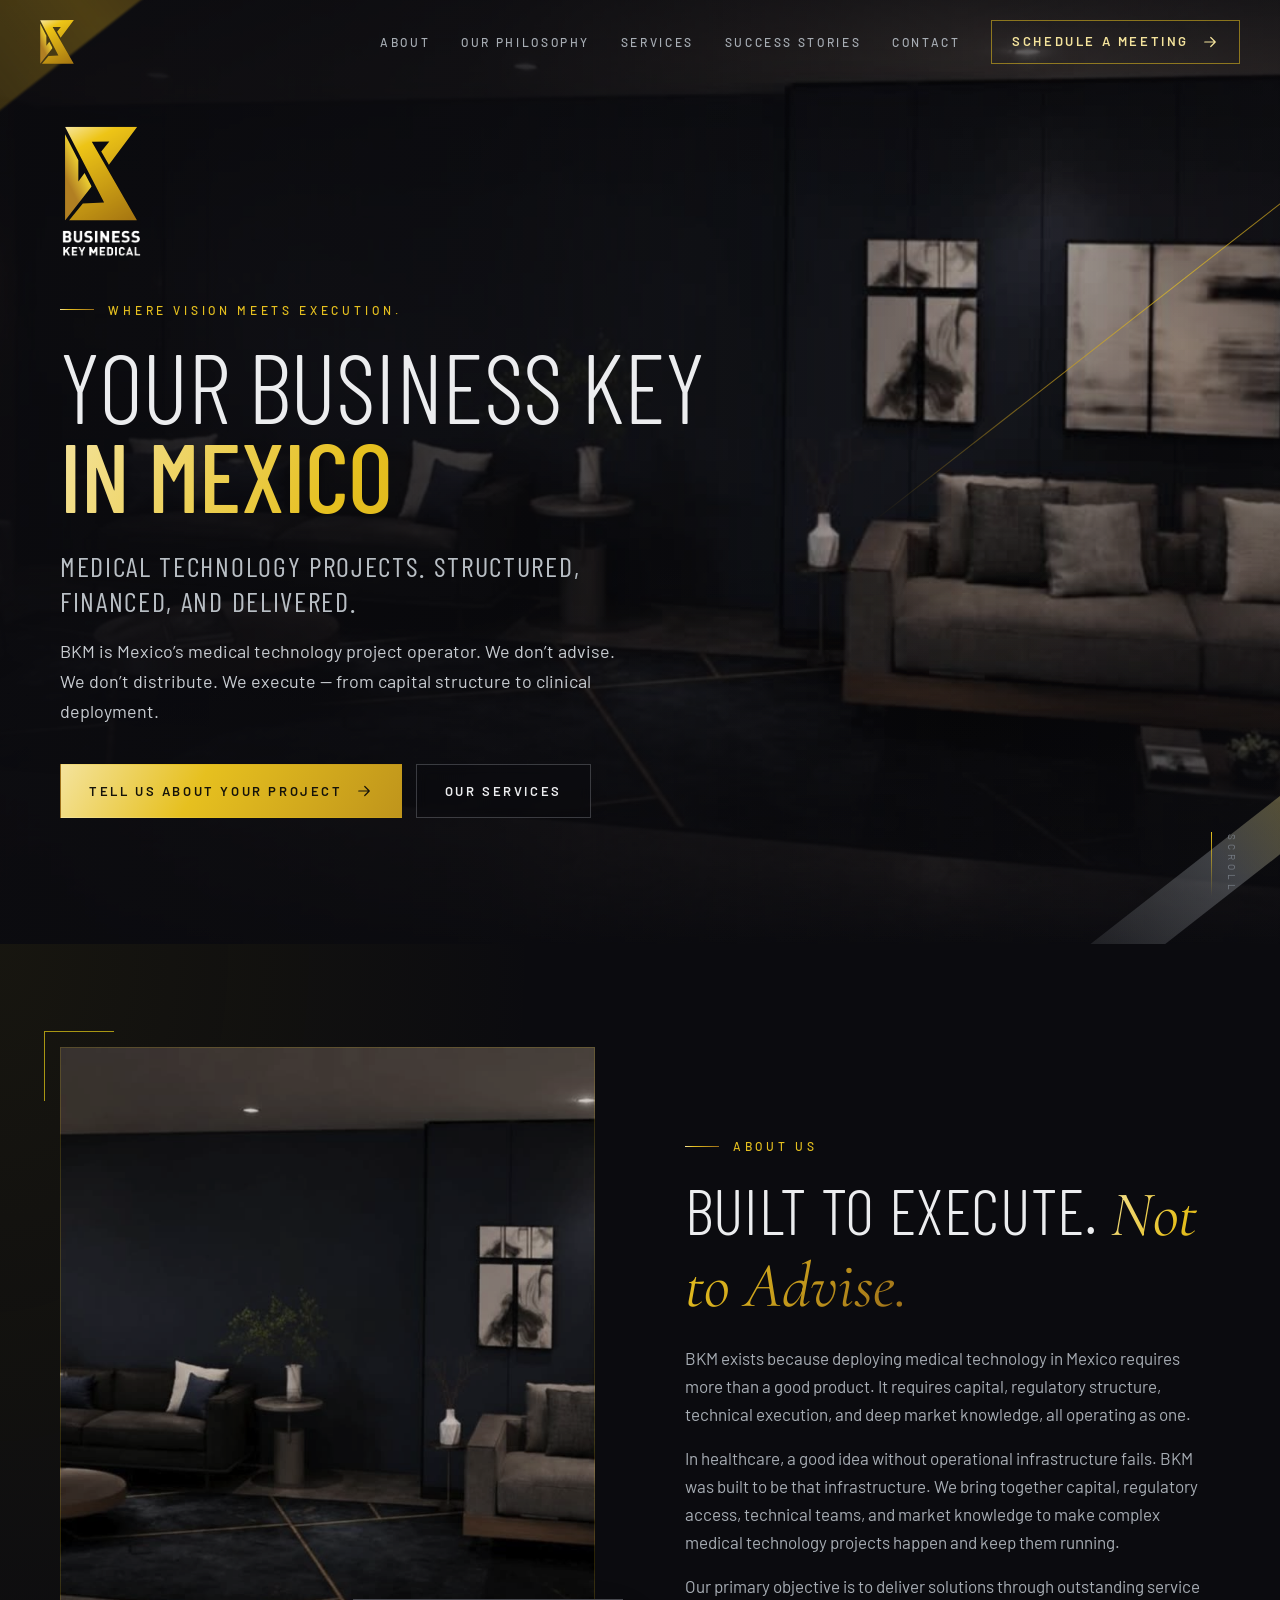
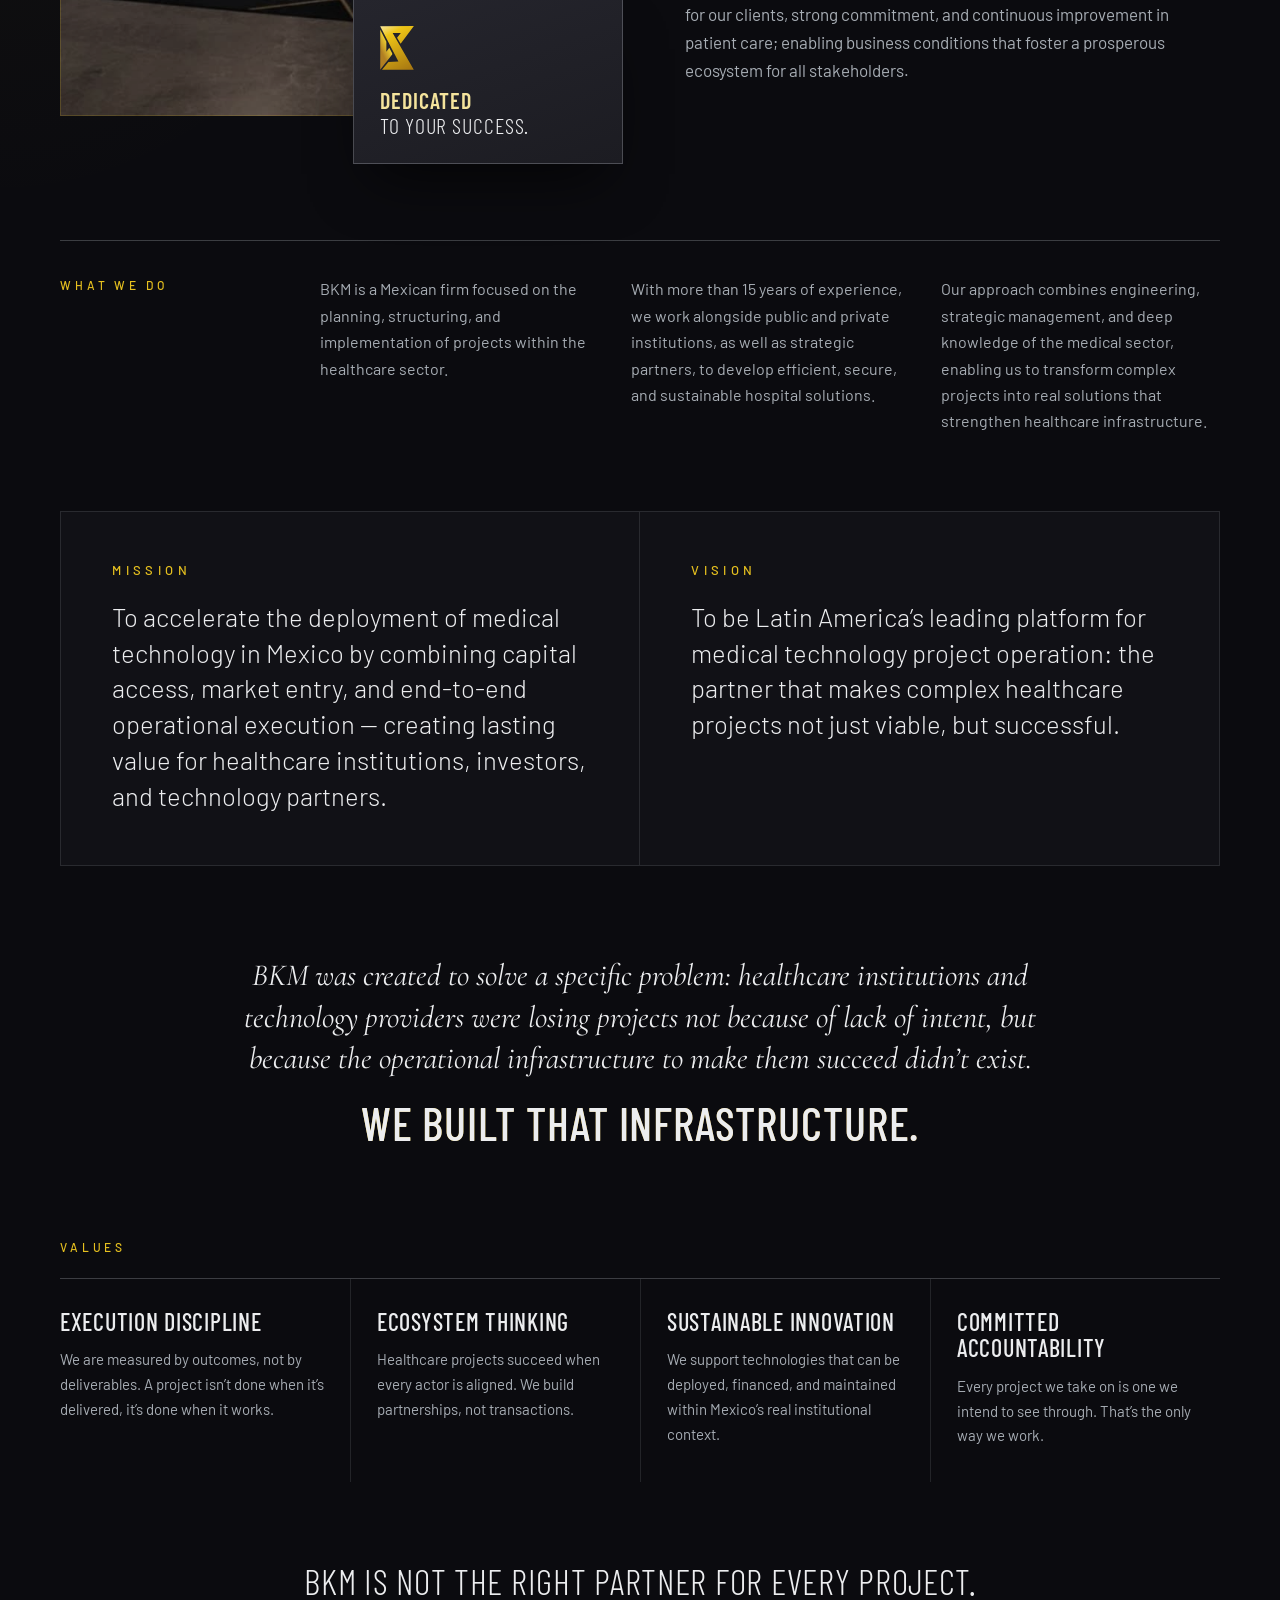
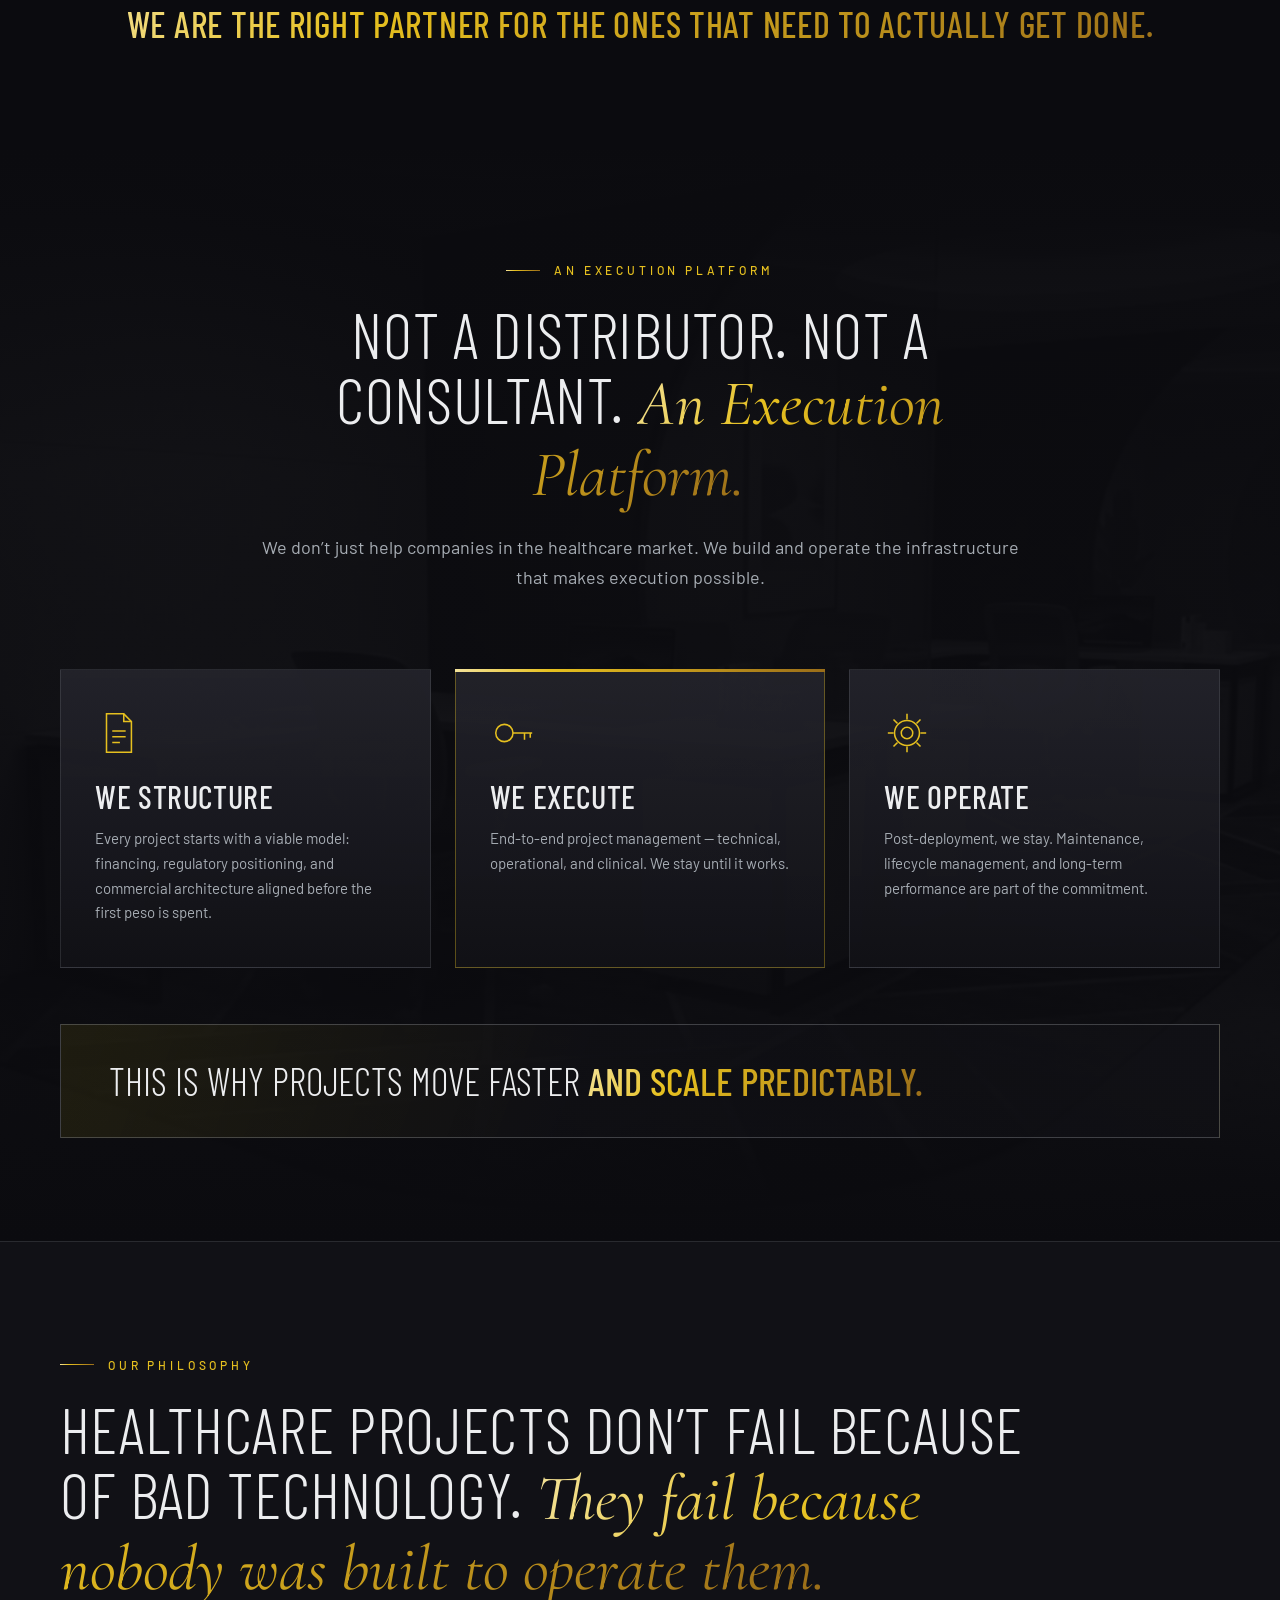
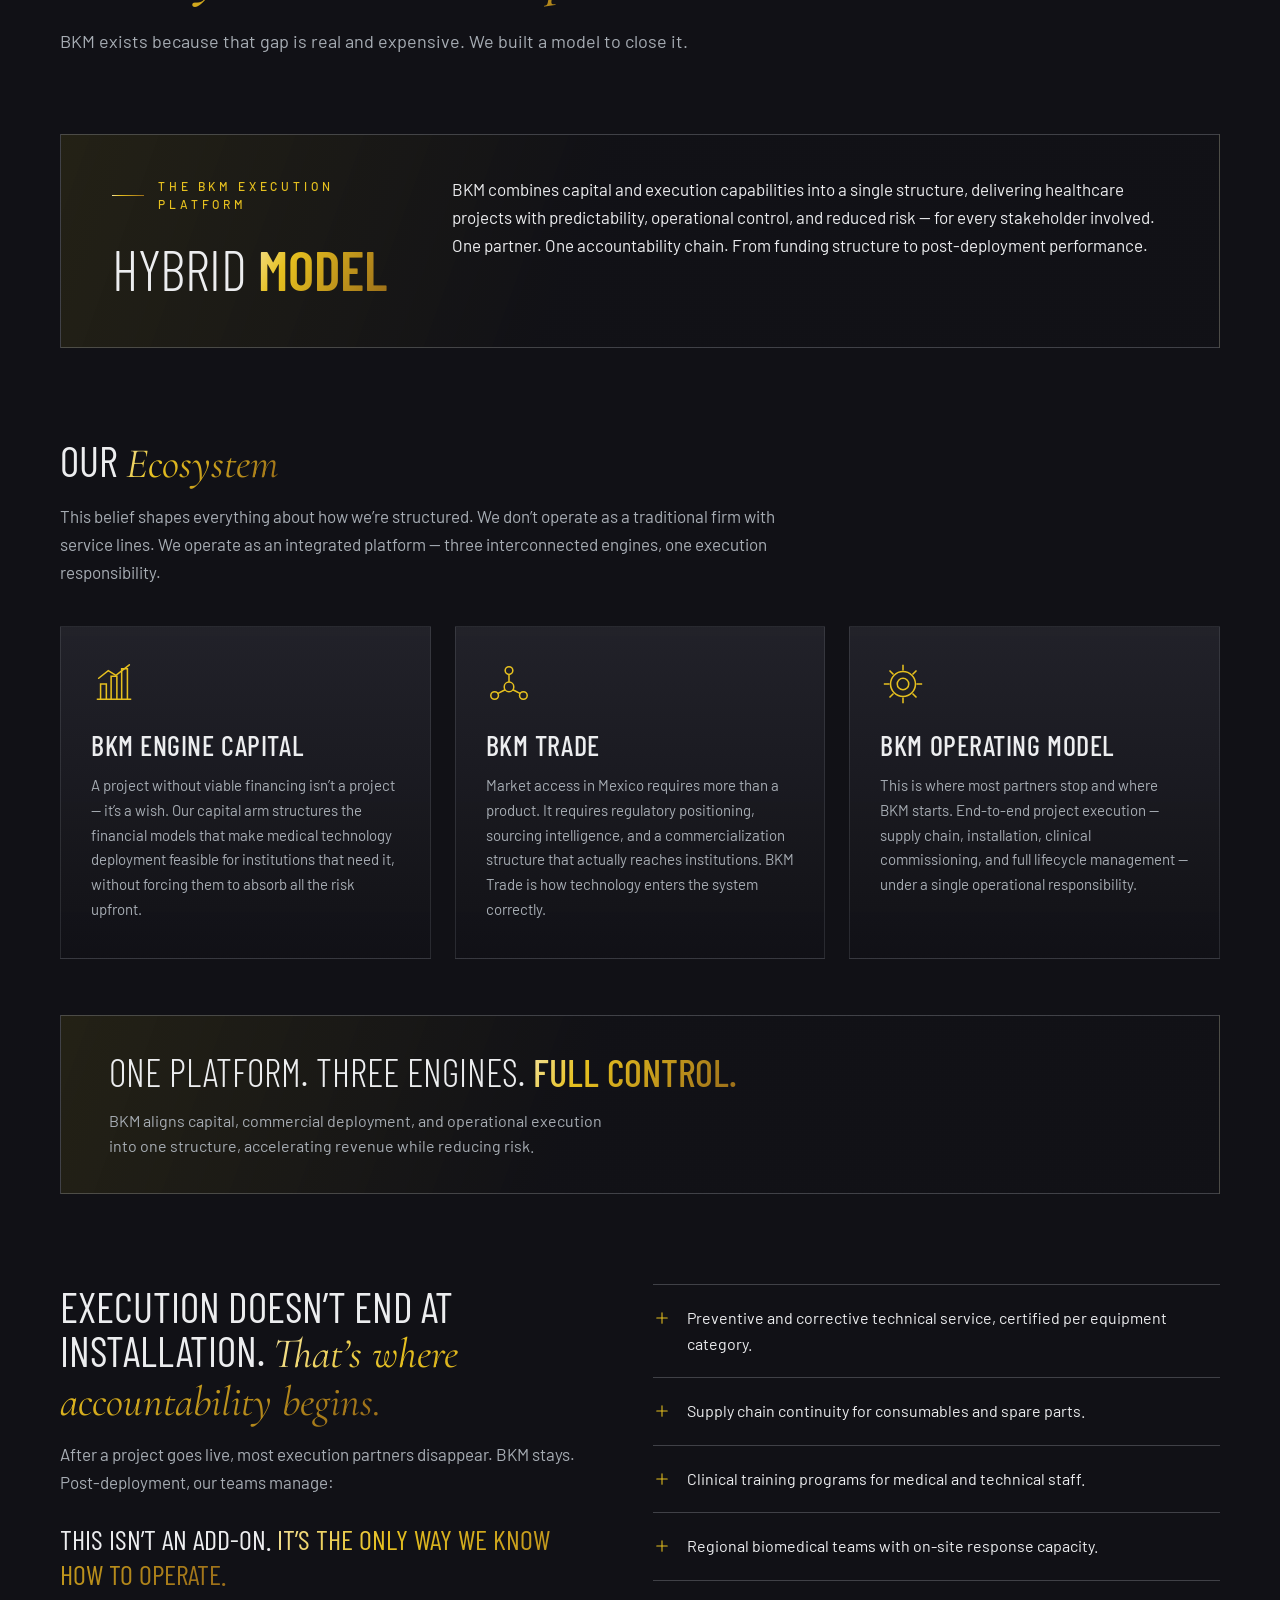
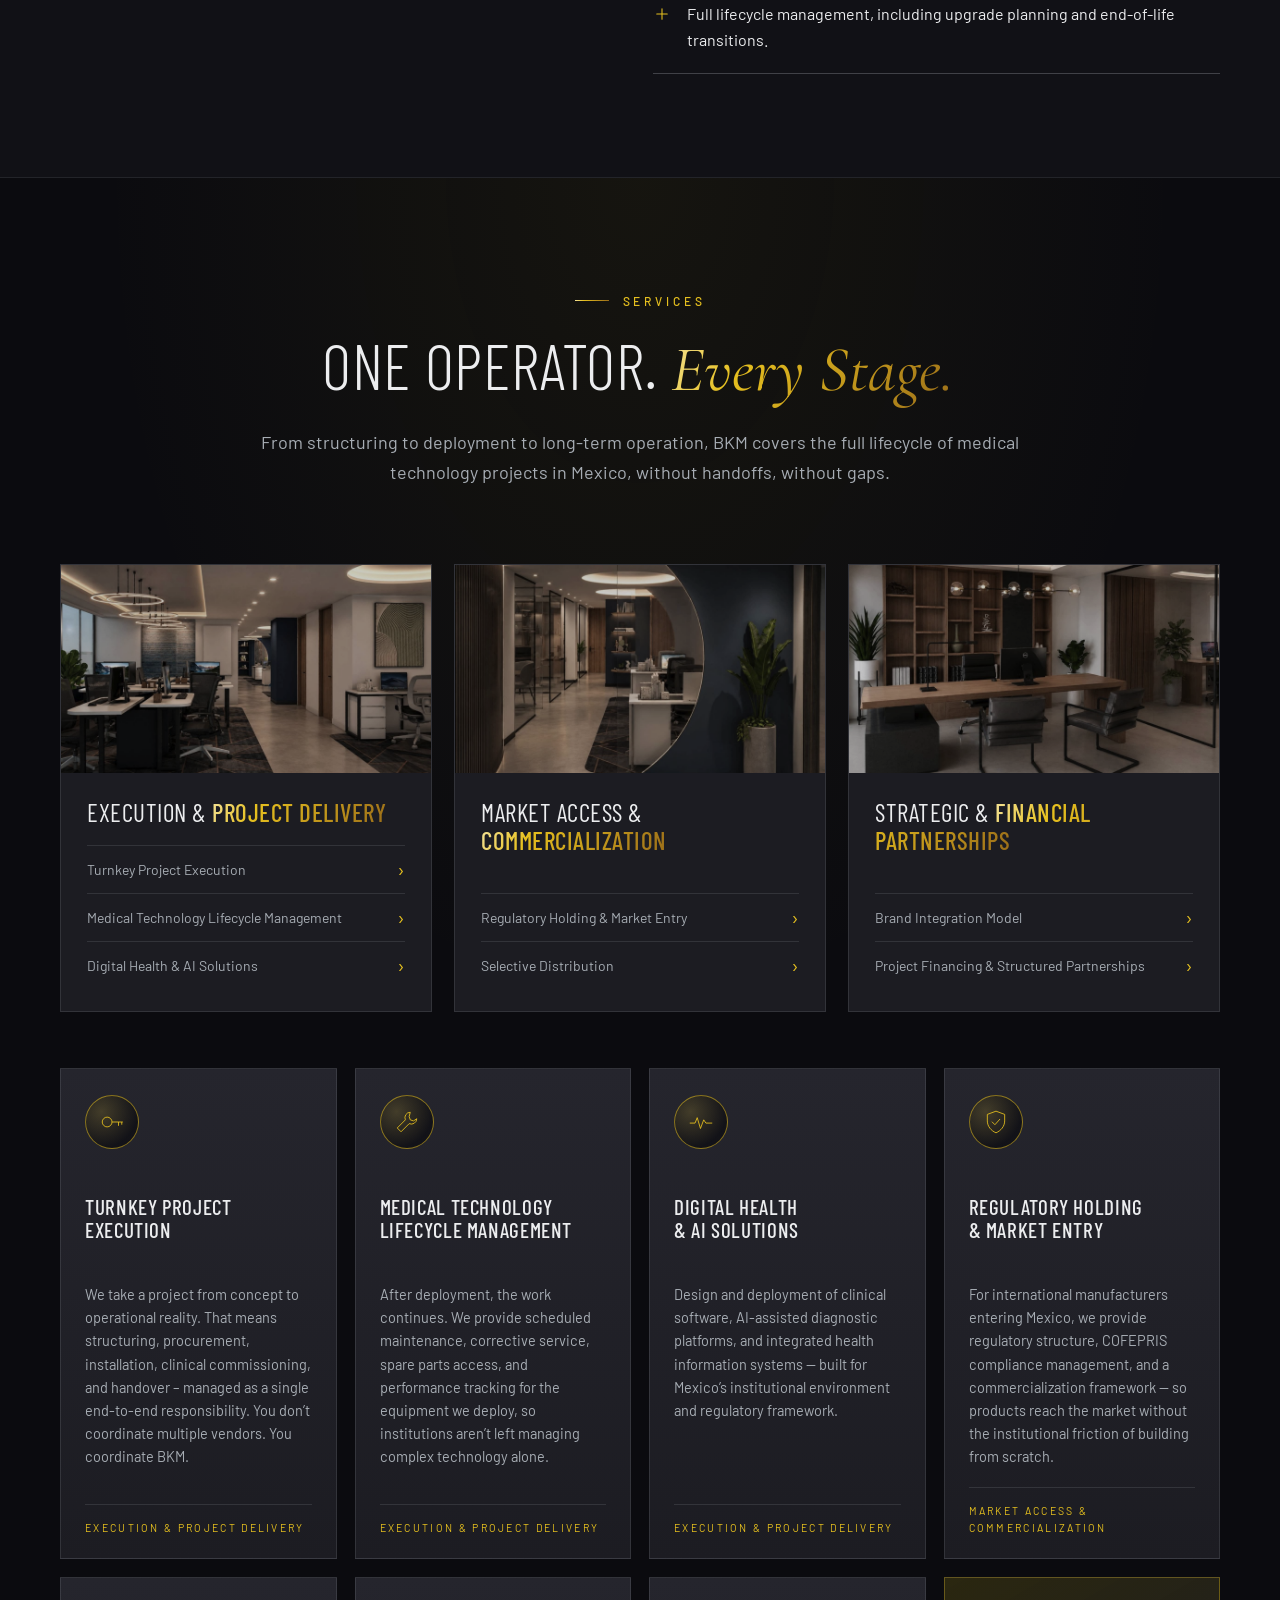
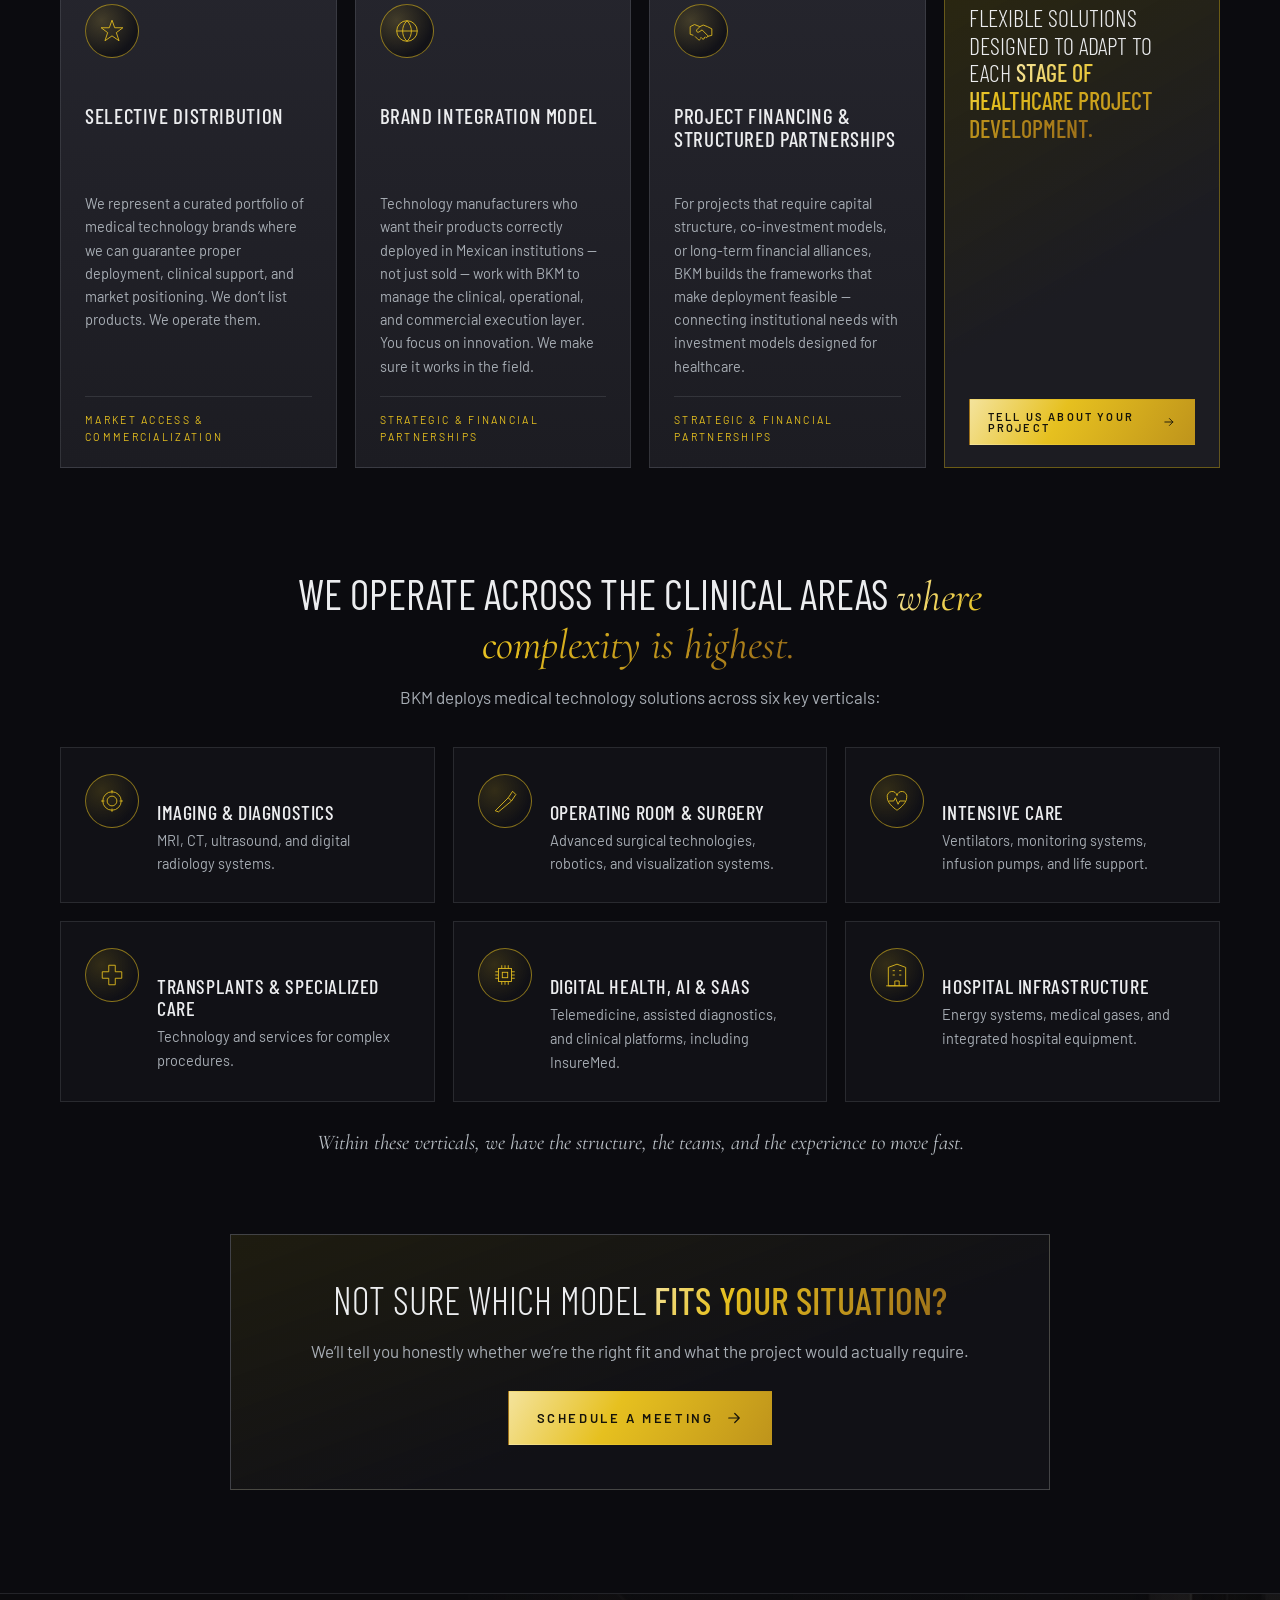
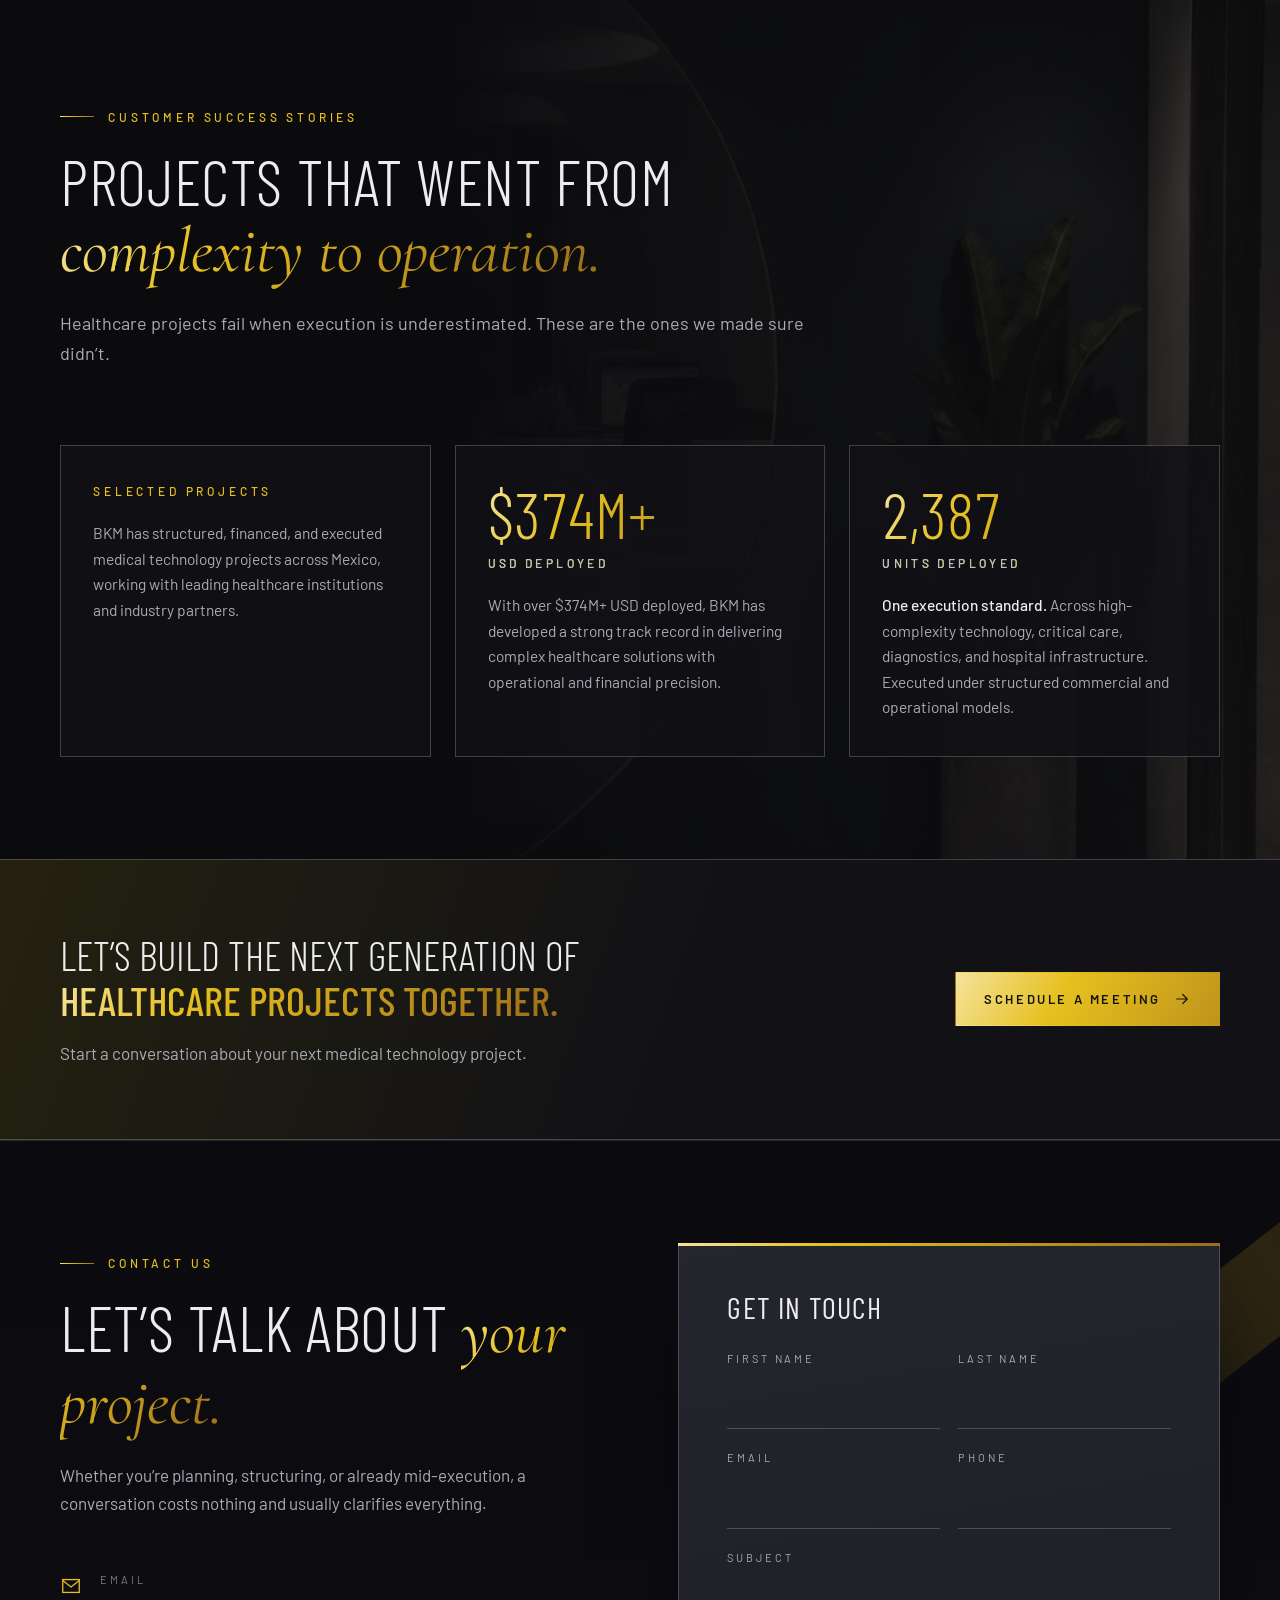
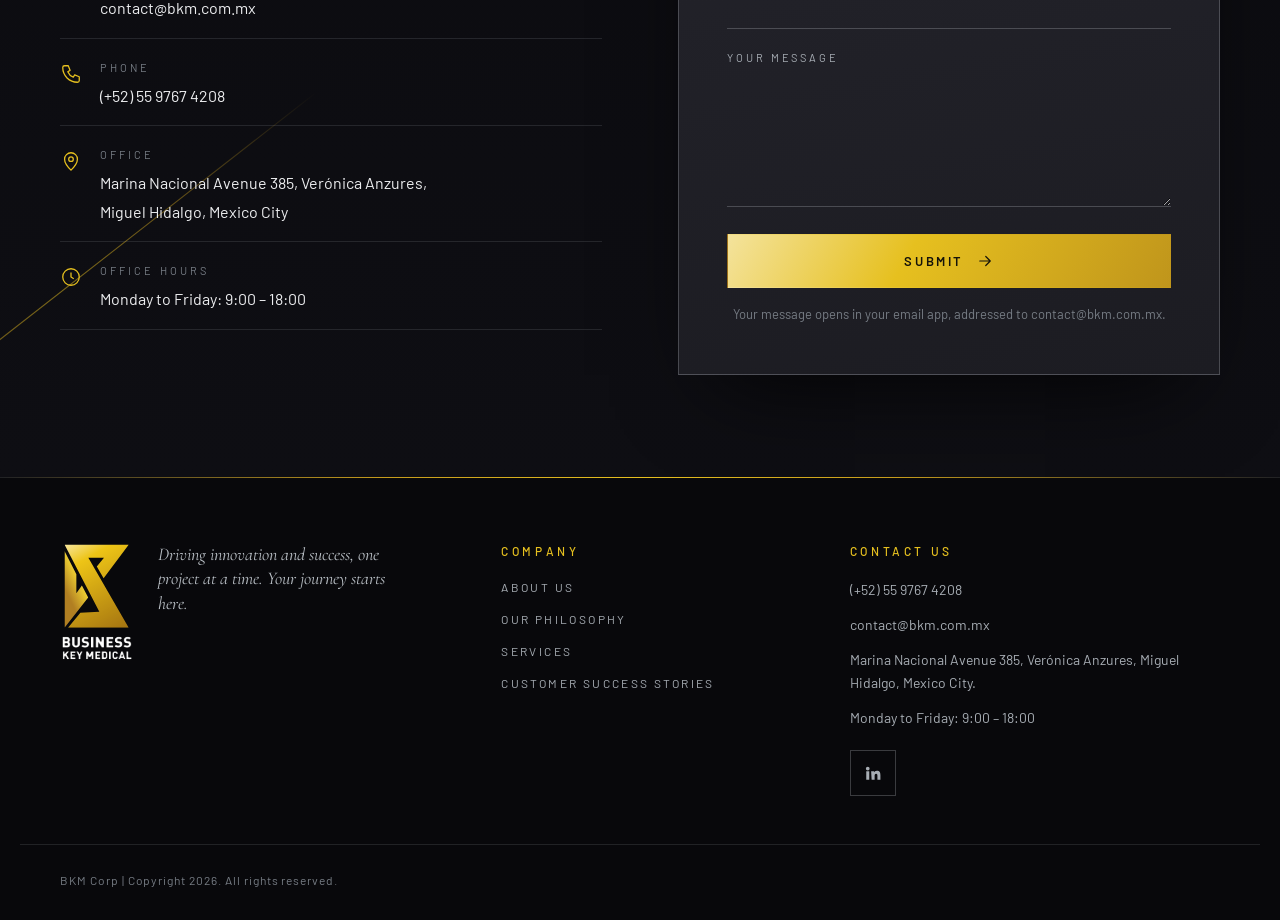
<file: index.html>
<!doctype html>
<html lang="en">
<head>
  <meta charset="utf-8">
  <meta name="viewport" content="width=device-width, initial-scale=1">
  <title>BKM · Business Key Medical</title>
  <meta name="description" content="BKM is Mexico's medical technology project operator. We don't advise. We don't distribute. We execute — from capital structure to clinical deployment.">
  <meta name="theme-color" content="#0B0B0F">
  <link rel="icon" type="image/svg+xml" href="assets/bkm-symbol.svg">
  <link rel="preconnect" href="https://fonts.googleapis.com">
  <link rel="preconnect" href="https://fonts.gstatic.com" crossorigin>
  <link href="https://fonts.googleapis.com/css2?family=Barlow:wght@300;400;500;600&family=Barlow+Condensed:wght@300;400;500;600;700&family=Cormorant+Garamond:ital,wght@0,400;1,400;1,500&display=swap" rel="stylesheet">
  <link rel="stylesheet" href="css/styles.css">
</head>
<body>

<!-- ============ SVG SPRITE ============ -->
<svg width="0" height="0" style="position:absolute" aria-hidden="true">
  <symbol id="i-arrow" viewBox="0 0 24 24"><path d="M5 12h14M13 6l6 6-6 6" fill="none" stroke="currentColor" stroke-width="1.6" stroke-linecap="round" stroke-linejoin="round"/></symbol>
  <symbol id="i-plus" viewBox="0 0 24 24"><path d="M12 5v14M5 12h14" stroke="currentColor" stroke-width="1.4" stroke-linecap="round"/></symbol>
  <!-- line icons, 48px grid -->
  <symbol id="i-network" viewBox="0 0 48 48"><g fill="none" stroke="currentColor" stroke-width="1.6"><circle cx="24" cy="10" r="4"/><circle cx="9" cy="36" r="4"/><circle cx="39" cy="36" r="4"/><circle cx="24" cy="27" r="5"/><path d="M24 14v8M20 30l-8 4M28 30l8 4"/></g></symbol>
  <symbol id="i-capital" viewBox="0 0 48 48"><g fill="none" stroke="currentColor" stroke-width="1.6"><path d="M6 40h36"/><path d="M10 40V24h6v16M21 40V16h6v24M32 40V8h6v32"/><path d="M8 18l10-8 8 5L40 4" stroke-linecap="round"/></g></symbol>
  <symbol id="i-gear" viewBox="0 0 48 48"><g fill="none" stroke="currentColor" stroke-width="1.6"><circle cx="24" cy="24" r="6"/><path d="M24 4v6M24 38v6M4 24h6M38 24h6M9.9 9.9l4.2 4.2M33.9 33.9l4.2 4.2M9.9 38.1l4.2-4.2M33.9 14.1l4.2-4.2"/><circle cx="24" cy="24" r="13"/></g></symbol>
  <symbol id="i-doc" viewBox="0 0 48 48"><g fill="none" stroke="currentColor" stroke-width="1.6"><path d="M12 4h18l8 8v32H12z"/><path d="M30 4v8h8M18 22h14M18 28h14M18 34h8"/></g></symbol>
  <symbol id="i-wrench" viewBox="0 0 48 48"><g fill="none" stroke="currentColor" stroke-width="1.6"><path d="M30 6a10 10 0 0 0-9 14L6 35l7 7 15-15a10 10 0 0 0 14-9l-6 4-6-2-2-6z" stroke-linejoin="round"/></g></symbol>
  <symbol id="i-star" viewBox="0 0 48 48"><path d="M24 4l5 14h15l-12 9 5 15-13-9-13 9 5-15L4 18h15z" fill="none" stroke="currentColor" stroke-width="1.6" stroke-linejoin="round"/></symbol>
  <symbol id="i-globe" viewBox="0 0 48 48"><g fill="none" stroke="currentColor" stroke-width="1.6"><circle cx="24" cy="24" r="19"/><path d="M5 24h38M24 5c6 6 8 12 8 19s-2 13-8 19c-6-6-8-12-8-19s2-13 8-19z"/></g></symbol>
  <symbol id="i-shield" viewBox="0 0 48 48"><g fill="none" stroke="currentColor" stroke-width="1.6"><path d="M24 4l16 6v12c0 10-7 18-16 22C15 40 8 32 8 22V10z"/><path d="M17 24l5 5 9-10" stroke-linecap="round" stroke-linejoin="round"/></g></symbol>
  <symbol id="i-handshake" viewBox="0 0 48 48"><g fill="none" stroke="currentColor" stroke-width="1.6" stroke-linejoin="round"><path d="M4 16l8-4 10 4 6-3 8 3 8 4"/><path d="M4 16v14l6 2M44 20v12l-8 2"/><path d="M22 16l-6 6a3 3 0 0 0 4 4l6-4 10 10a2.5 2.5 0 0 1-4 3M30 35a2.5 2.5 0 0 1-4 3l-3-3M23 38a2.5 2.5 0 0 1-4 2l-6-6"/></g></symbol>
  <symbol id="i-key" viewBox="0 0 48 48"><g fill="none" stroke="currentColor" stroke-width="1.6"><circle cx="15" cy="24" r="9"/><path d="M24 24h20M36 24v7M42 24v5"/></g></symbol>
  <symbol id="i-pulse" viewBox="0 0 48 48"><path d="M4 26h9l4-10 6 20 6-16 4 6h11" fill="none" stroke="currentColor" stroke-width="1.6" stroke-linejoin="round" stroke-linecap="round"/></symbol>
  <symbol id="i-mail" viewBox="0 0 24 24"><g fill="none" stroke="currentColor" stroke-width="1.4"><rect x="3" y="5" width="18" height="14"/><path d="M3 6l9 7 9-7"/></g></symbol>
  <symbol id="i-phone" viewBox="0 0 24 24"><path d="M5 3h4l2 5-2.5 1.5a11 11 0 0 0 6 6L16 13l5 2v4a2 2 0 0 1-2 2A16 16 0 0 1 3 5a2 2 0 0 1 2-2z" fill="none" stroke="currentColor" stroke-width="1.4" stroke-linejoin="round"/></symbol>
  <symbol id="i-pin" viewBox="0 0 24 24"><g fill="none" stroke="currentColor" stroke-width="1.4"><path d="M12 22s7-7 7-12a7 7 0 0 0-14 0c0 5 7 12 7 12z"/><circle cx="12" cy="10" r="2.5"/></g></symbol>
  <symbol id="i-clock" viewBox="0 0 24 24"><g fill="none" stroke="currentColor" stroke-width="1.4"><circle cx="12" cy="12" r="9"/><path d="M12 7v5l3 2"/></g></symbol>
  <symbol id="i-linkedin" viewBox="0 0 24 24"><path fill="currentColor" d="M4.98 3.5a2.5 2.5 0 1 1 0 5 2.5 2.5 0 0 1 0-5zM3 9.5h4V21H3zM9.5 9.5h3.8v1.6h.06c.53-1 1.83-2.06 3.77-2.06 4.03 0 4.77 2.65 4.77 6.1V21h-4v-5.2c0-1.24-.02-2.84-1.73-2.84-1.73 0-2 1.35-2 2.75V21h-4z"/></symbol>
  <symbol id="i-scan" viewBox="0 0 48 48"><g fill="none" stroke="currentColor" stroke-width="1.6"><circle cx="24" cy="24" r="17"/><circle cx="24" cy="24" r="9"/><path d="M24 4v6M24 38v6M4 24h6M38 24h6"/></g></symbol>
  <symbol id="i-scalpel" viewBox="0 0 48 48"><g fill="none" stroke="currentColor" stroke-width="1.6" stroke-linejoin="round"><path d="M6 42L30 18l6 6L12 44z"/><path d="M30 18l8-12 6 6-8 12"/></g></symbol>
  <symbol id="i-heart" viewBox="0 0 48 48"><g fill="none" stroke="currentColor" stroke-width="1.6" stroke-linejoin="round"><path d="M24 41S6 30 6 17a9 9 0 0 1 18-3 9 9 0 0 1 18 3c0 13-18 24-18 24z"/><path d="M10 24h8l3-6 5 12 3-6h9" stroke-linecap="round"/></g></symbol>
  <symbol id="i-cross" viewBox="0 0 48 48"><path d="M18 6h12v12h12v12H30v12H18V30H6V18h12z" fill="none" stroke="currentColor" stroke-width="1.6" stroke-linejoin="round"/></symbol>
  <symbol id="i-chip" viewBox="0 0 48 48"><g fill="none" stroke="currentColor" stroke-width="1.6"><rect x="12" y="12" width="24" height="24"/><rect x="19" y="19" width="10" height="10"/><path d="M18 6v6M24 6v6M30 6v6M18 36v6M24 36v6M30 36v6M6 18h6M6 24h6M6 30h6M36 18h6M36 24h6M36 30h6"/></g></symbol>
  <symbol id="i-building" viewBox="0 0 48 48"><g fill="none" stroke="currentColor" stroke-width="1.6"><path d="M8 44V10l16-6 16 6v34z"/><path d="M4 44h40M20 44v-9h8v9M16 16h4M28 16h4M16 24h4M28 24h4"/></g></symbol>
</svg>

<a class="skip" href="#main">Skip to content</a>

<!-- ============ HEADER ============ -->
<header class="header" id="header">
  <div class="header__inner">
    <a class="brand" href="#top" aria-label="BKM – Business Key Medical, home">
      <img class="brand__symbol" src="assets/bkm-symbol.svg" alt="" width="291" height="377">
    </a>
    <nav class="nav" id="nav" aria-label="Main">
      <a href="#about">About</a>
      <a href="#philosophy">Our Philosophy</a>
      <a href="#services">Services</a>
      <a href="#success-stories">Success Stories</a>
      <a href="#contact">Contact</a>
      <a class="btn btn--outline nav__cta" href="#contact">Schedule a meeting <svg aria-hidden="true"><use href="#i-arrow"/></svg></a>
    </nav>
    <button class="burger" id="burger" aria-label="Open menu" aria-expanded="false" aria-controls="nav"><span></span><span></span></button>
  </div>
</header>

<main id="main">

<!-- ============ HERO ============ -->
<section class="hero" id="top">
  <div class="hero__media" aria-hidden="true">
    <video class="hero__video" autoplay muted loop playsinline preload="metadata" poster="assets/hero-poster.jpg">
      <source src="assets/offices.mp4" type="video/mp4">
    </video>
  </div>
  <div class="hero__shade" aria-hidden="true"></div>
  <div class="hero__bands" aria-hidden="true"><i></i><i></i><i></i></div>

  <div class="container hero__content">
    <img class="hero__logo reveal" src="assets/bkm-logo.svg" alt="BKM – Business Key Medical" width="332" height="540">
    <p class="eyebrow reveal">Where vision meets execution.</p>
    <h1 class="hero__title reveal">
      <span class="line">Your Business Key</span>
      <span class="line gold-text">in Mexico</span>
    </h1>
    <p class="hero__sub reveal">Medical Technology Projects. Structured, Financed, and Delivered.</p>
    <p class="hero__lead reveal">BKM is Mexico’s medical technology project operator. We don’t advise. We don’t distribute. We execute — from capital structure to clinical deployment.</p>
    <div class="hero__ctas reveal">
      <a class="btn btn--gold" href="#contact">Tell us about your project <svg aria-hidden="true"><use href="#i-arrow"/></svg></a>
      <a class="btn btn--ghost" href="#services">Our services</a>
    </div>
  </div>

  <a class="hero__scroll" href="#about" aria-label="Scroll to About"><span>Scroll</span><i></i></a>
</section>

<!-- ============ ABOUT ============ -->
<section class="section about" id="about">
  <div class="container about__grid">
    <div class="about__media reveal">
      <figure class="frame">
        <img src="assets/office-lounge.jpg" alt="BKM offices in Mexico City" loading="lazy" width="1600" height="900">
      </figure>
      <div class="about__badge">
        <img src="assets/bkm-symbol.svg" alt="" width="291" height="377">
        <p><strong>Dedicated</strong> to your success.</p>
      </div>
      <span class="corner corner--tl" aria-hidden="true"></span>
    </div>

    <div class="about__copy">
      <p class="eyebrow reveal">About us</p>
      <h2 class="h2 reveal">Built to Execute. <em>Not to Advise.</em></h2>
      <p class="reveal">BKM exists because deploying medical technology in Mexico requires more than a good product. It requires capital, regulatory structure, technical execution, and deep market knowledge, all operating as one.</p>
      <p class="reveal">In healthcare, a good idea without operational infrastructure fails. BKM was built to be that infrastructure. We bring together capital, regulatory access, technical teams, and market knowledge to make complex medical technology projects happen and keep them running.</p>
      <p class="reveal">Our primary objective is to deliver solutions through outstanding service for our clients, strong commitment, and continuous improvement in patient care; enabling business conditions that foster a prosperous ecosystem for all stakeholders.</p>
    </div>
  </div>

  <div class="container whatwedo reveal">
    <p class="whatwedo__label">What we do</p>
    <div class="whatwedo__text">
      <p>BKM is a Mexican firm focused on the planning, structuring, and implementation of projects within the healthcare sector.</p>
      <p>With more than 15 years of experience, we work alongside public and private institutions, as well as strategic partners, to develop efficient, secure, and sustainable hospital solutions.</p>
      <p>Our approach combines engineering, strategic management, and deep knowledge of the medical sector, enabling us to transform complex projects into real solutions that strengthen healthcare infrastructure.</p>
    </div>
  </div>

  <div class="container mv">
    <article class="mv__card reveal">
      <span class="mv__label">Mission</span>
      <p>To accelerate the deployment of medical technology in Mexico by combining capital access, market entry, and end-to-end operational execution — creating lasting value for healthcare institutions, investors, and technology partners.</p>
    </article>
    <article class="mv__card reveal">
      <span class="mv__label">Vision</span>
      <p>To be Latin America’s leading platform for medical technology project operation: the partner that makes complex healthcare projects not just viable, but successful.</p>
    </article>
  </div>

  <div class="container">
    <blockquote class="manifesto reveal">
      <p>BKM was created to solve a specific problem: healthcare institutions and technology providers were losing projects not because of lack of intent, but because the operational infrastructure to make them succeed didn’t exist.</p>
      <p class="manifesto__close gold-text">We built that infrastructure.</p>
    </blockquote>

    <p class="values__label reveal">Values</p>
    <div class="values">
      <article class="value reveal"><h3>Execution discipline</h3><p>We are measured by outcomes, not by deliverables. A project isn’t done when it’s delivered, it’s done when it works.</p></article>
      <article class="value reveal"><h3>Ecosystem thinking</h3><p>Healthcare projects succeed when every actor is aligned. We build partnerships, not transactions.</p></article>
      <article class="value reveal"><h3>Sustainable innovation</h3><p>We support technologies that can be deployed, financed, and maintained within Mexico’s real institutional context.</p></article>
      <article class="value reveal"><h3>Committed accountability</h3><p>Every project we take on is one we intend to see through. That’s the only way we work.</p></article>
    </div>

    <p class="statement-line reveal">BKM is not the right partner for every project. <span class="gold-text">We are the right partner for the ones that need to actually get done.</span></p>
  </div>
</section>

<!-- ============ EXECUTION PLATFORM ============ -->
<section class="section platform" id="platform">
  <div class="platform__bg" aria-hidden="true"></div>
  <div class="container">
    <header class="section__head section__head--center reveal">
      <p class="eyebrow">An execution platform</p>
      <h2 class="h2">Not a Distributor. Not a Consultant. <em>An Execution Platform.</em></h2>
      <p class="section__lead">We don’t just help companies in the healthcare market. We build and operate the infrastructure that makes execution possible.</p>
    </header>

    <div class="engines">
      <article class="engine reveal">
        <div class="engine__top"><svg class="engine__icon" aria-hidden="true"><use href="#i-doc"/></svg></div>
        <h3 class="engine__name">We structure</h3>
        <p>Every project starts with a viable model: financing, regulatory positioning, and commercial architecture aligned before the first peso is spent.</p>
      </article>
      <article class="engine engine--featured reveal">
        <div class="engine__top"><svg class="engine__icon" aria-hidden="true"><use href="#i-key"/></svg></div>
        <h3 class="engine__name">We execute</h3>
        <p>End-to-end project management — technical, operational, and clinical. We stay until it works.</p>
      </article>
      <article class="engine reveal">
        <div class="engine__top"><svg class="engine__icon" aria-hidden="true"><use href="#i-gear"/></svg></div>
        <h3 class="engine__name">We operate</h3>
        <p>Post-deployment, we stay. Maintenance, lifecycle management, and long-term performance are part of the commitment.</p>
      </article>
    </div>

    <p class="band reveal">This is why projects move faster <span class="gold-text">and scale predictably.</span></p>
  </div>
</section>

<!-- ============ PHILOSOPHY ============ -->
<section class="section philosophy" id="philosophy">
  <div class="container">
    <header class="section__head reveal">
      <p class="eyebrow">Our philosophy</p>
      <h2 class="h2">Healthcare projects don’t fail because of bad technology. <em>They fail because nobody was built to operate them.</em></h2>
      <p class="section__lead">BKM exists because that gap is real and expensive. We built a model to close it.</p>
    </header>

    <div class="hybrid reveal">
      <div class="hybrid__copy">
        <p class="eyebrow">The BKM Execution Platform</p>
        <p class="hybrid__title">Hybrid <span class="gold-text">Model</span></p>
      </div>
      <p class="hybrid__text">BKM combines capital and execution capabilities into a single structure, delivering healthcare projects with predictability, operational control, and reduced risk — for every stakeholder involved. One partner. One accountability chain. From funding structure to post-deployment performance.</p>
    </div>

    <div class="ecosystem">
      <div class="ecosystem__intro reveal">
        <h3 class="h3">Our <em>Ecosystem</em></h3>
        <p>This belief shapes everything about how we’re structured. We don’t operate as a traditional firm with service lines. We operate as an integrated platform — three interconnected engines, one execution responsibility.</p>
      </div>
      <div class="engines engines--compact">
        <article class="engine reveal">
          <div class="engine__top"><svg class="engine__icon" aria-hidden="true"><use href="#i-capital"/></svg></div>
          <h3 class="engine__name">BKM Engine Capital</h3>
          <p>A project without viable financing isn’t a project — it’s a wish. Our capital arm structures the financial models that make medical technology deployment feasible for institutions that need it, without forcing them to absorb all the risk upfront.</p>
        </article>
        <article class="engine reveal">
          <div class="engine__top"><svg class="engine__icon" aria-hidden="true"><use href="#i-network"/></svg></div>
          <h3 class="engine__name">BKM Trade</h3>
          <p>Market access in Mexico requires more than a product. It requires regulatory positioning, sourcing intelligence, and a commercialization structure that actually reaches institutions. BKM Trade is how technology enters the system correctly.</p>
        </article>
        <article class="engine reveal">
          <div class="engine__top"><svg class="engine__icon" aria-hidden="true"><use href="#i-gear"/></svg></div>
          <h3 class="engine__name">BKM Operating Model</h3>
          <p>This is where most partners stop and where BKM starts. End-to-end project execution — supply chain, installation, clinical commissioning, and full lifecycle management — under a single operational responsibility.</p>
        </article>
      </div>
      <p class="band reveal">One Platform. Three Engines. <span class="gold-text">Full Control.</span><small>BKM aligns capital, commercial deployment, and operational execution into one structure, accelerating revenue while reducing risk.</small></p>
    </div>

    <div class="after">
      <div class="after__copy reveal">
        <h3 class="h3">Execution doesn’t end at installation. <em>That’s where accountability begins.</em></h3>
        <p>After a project goes live, most execution partners disappear. BKM stays. Post-deployment, our teams manage:</p>
        <p class="after__close">This isn’t an add-on. <span class="gold-text">It’s the only way we know how to operate.</span></p>
      </div>
      <ul class="after__list">
        <li class="reveal"><svg aria-hidden="true"><use href="#i-plus"/></svg>Preventive and corrective technical service, certified per equipment category.</li>
        <li class="reveal"><svg aria-hidden="true"><use href="#i-plus"/></svg>Supply chain continuity for consumables and spare parts.</li>
        <li class="reveal"><svg aria-hidden="true"><use href="#i-plus"/></svg>Clinical training programs for medical and technical staff.</li>
        <li class="reveal"><svg aria-hidden="true"><use href="#i-plus"/></svg>Regional biomedical teams with on-site response capacity.</li>
        <li class="reveal"><svg aria-hidden="true"><use href="#i-plus"/></svg>Full lifecycle management, including upgrade planning and end-of-life transitions.</li>
      </ul>
    </div>
  </div>
</section>

<!-- ============ SERVICES ============ -->
<section class="section services" id="services">
  <div class="container">
    <header class="section__head section__head--center reveal">
      <p class="eyebrow">Services</p>
      <h2 class="h2">One Operator. <em>Every Stage.</em></h2>
      <p class="section__lead">From structuring to deployment to long-term operation, BKM covers the full lifecycle of medical technology projects in Mexico, without handoffs, without gaps.</p>
    </header>

    <!-- service lines -->
    <div class="lines">
      <article class="line-card reveal">
        <figure class="line-card__img"><img src="assets/office-workspace.jpg" alt="" loading="lazy" width="1600" height="900"></figure>
        <div class="line-card__body">
          <h3>Execution &amp; <span class="gold-text">Project Delivery</span></h3>
          <ul>
            <li><a href="#svc-turnkey">Turnkey Project Execution</a></li>
            <li><a href="#svc-lifecycle">Medical Technology Lifecycle Management</a></li>
            <li><a href="#svc-digital">Digital Health &amp; AI Solutions</a></li>
          </ul>
        </div>
      </article>
      <article class="line-card reveal">
        <figure class="line-card__img"><img src="assets/office-corridor.jpg" alt="" loading="lazy" width="1600" height="900"></figure>
        <div class="line-card__body">
          <h3>Market Access &amp; <span class="gold-text">Commercialization</span></h3>
          <ul>
            <li><a href="#svc-regulatory">Regulatory Holding &amp; Market Entry</a></li>
            <li><a href="#svc-distribution">Selective Distribution</a></li>
          </ul>
        </div>
      </article>
      <article class="line-card reveal">
        <figure class="line-card__img"><img src="assets/office-executive.jpg" alt="" loading="lazy" width="1600" height="900"></figure>
        <div class="line-card__body">
          <h3>Strategic &amp; <span class="gold-text">Financial Partnerships</span></h3>
          <ul>
            <li><a href="#svc-brand">Brand Integration Model</a></li>
            <li><a href="#svc-financing">Project Financing &amp; Structured Partnerships</a></li>
          </ul>
        </div>
      </article>
    </div>

    <!-- service detail -->
    <div class="svc-grid">
      <article class="svc-card reveal" id="svc-turnkey">
        <div class="svc-card__head"><span class="icon-ring"><svg aria-hidden="true"><use href="#i-key"/></svg></span><h4>Turnkey Project Execution</h4></div>
        <p>We take a project from concept to operational reality. That means structuring, procurement, installation, clinical commissioning, and handover – managed as a single end-to-end responsibility. You don’t coordinate multiple vendors. You coordinate BKM.</p>
        <span class="svc-card__tag">Execution &amp; Project Delivery</span>
      </article>
      <article class="svc-card reveal" id="svc-lifecycle">
        <div class="svc-card__head"><span class="icon-ring"><svg aria-hidden="true"><use href="#i-wrench"/></svg></span><h4>Medical Technology Lifecycle Management</h4></div>
        <p>After deployment, the work continues. We provide scheduled maintenance, corrective service, spare parts access, and performance tracking for the equipment we deploy, so institutions aren’t left managing complex technology alone.</p>
        <span class="svc-card__tag">Execution &amp; Project Delivery</span>
      </article>
      <article class="svc-card reveal" id="svc-digital">
        <div class="svc-card__head"><span class="icon-ring"><svg aria-hidden="true"><use href="#i-pulse"/></svg></span><h4>Digital Health &amp; AI Solutions</h4></div>
        <p>Design and deployment of clinical software, AI-assisted diagnostic platforms, and integrated health information systems — built for Mexico’s institutional environment and regulatory framework.</p>
        <span class="svc-card__tag">Execution &amp; Project Delivery</span>
      </article>
      <article class="svc-card reveal" id="svc-regulatory">
        <div class="svc-card__head"><span class="icon-ring"><svg aria-hidden="true"><use href="#i-shield"/></svg></span><h4>Regulatory Holding &amp; Market Entry</h4></div>
        <p>For international manufacturers entering Mexico, we provide regulatory structure, COFEPRIS compliance management, and a commercialization framework — so products reach the market without the institutional friction of building from scratch.</p>
        <span class="svc-card__tag">Market Access &amp; Commercialization</span>
      </article>
      <article class="svc-card reveal" id="svc-distribution">
        <div class="svc-card__head"><span class="icon-ring"><svg aria-hidden="true"><use href="#i-star"/></svg></span><h4>Selective Distribution</h4></div>
        <p>We represent a curated portfolio of medical technology brands where we can guarantee proper deployment, clinical support, and market positioning. We don’t list products. We operate them.</p>
        <span class="svc-card__tag">Market Access &amp; Commercialization</span>
      </article>
      <article class="svc-card reveal" id="svc-brand">
        <div class="svc-card__head"><span class="icon-ring"><svg aria-hidden="true"><use href="#i-globe"/></svg></span><h4>Brand Integration Model</h4></div>
        <p>Technology manufacturers who want their products correctly deployed in Mexican institutions — not just sold — work with BKM to manage the clinical, operational, and commercial execution layer. You focus on innovation. We make sure it works in the field.</p>
        <span class="svc-card__tag">Strategic &amp; Financial Partnerships</span>
      </article>
      <article class="svc-card reveal" id="svc-financing">
        <div class="svc-card__head"><span class="icon-ring"><svg aria-hidden="true"><use href="#i-handshake"/></svg></span><h4>Project Financing &amp; Structured Partnerships</h4></div>
        <p>For projects that require capital structure, co-investment models, or long-term financial alliances, BKM builds the frameworks that make deployment feasible — connecting institutional needs with investment models designed for healthcare.</p>
        <span class="svc-card__tag">Strategic &amp; Financial Partnerships</span>
      </article>
      <article class="svc-card svc-card--note reveal">
        <p class="svc-card__note">Flexible solutions designed to adapt to each <span class="gold-text">stage of healthcare project development.</span></p>
        <a class="btn btn--gold" href="#contact">Tell us about your project <svg aria-hidden="true"><use href="#i-arrow"/></svg></a>
      </article>
    </div>

    <!-- clinical verticals -->
    <div class="verticals">
      <header class="verticals__head reveal">
        <h3 class="h3">We operate across the clinical areas <em>where complexity is highest.</em></h3>
        <p>BKM deploys medical technology solutions across six key verticals:</p>
      </header>
      <ul class="verticals__grid">
        <li class="vertical reveal"><span class="icon-ring"><svg aria-hidden="true"><use href="#i-scan"/></svg></span><div><h4>Imaging &amp; Diagnostics</h4><p>MRI, CT, ultrasound, and digital radiology systems.</p></div></li>
        <li class="vertical reveal"><span class="icon-ring"><svg aria-hidden="true"><use href="#i-scalpel"/></svg></span><div><h4>Operating Room &amp; Surgery</h4><p>Advanced surgical technologies, robotics, and visualization systems.</p></div></li>
        <li class="vertical reveal"><span class="icon-ring"><svg aria-hidden="true"><use href="#i-heart"/></svg></span><div><h4>Intensive Care</h4><p>Ventilators, monitoring systems, infusion pumps, and life support.</p></div></li>
        <li class="vertical reveal"><span class="icon-ring"><svg aria-hidden="true"><use href="#i-cross"/></svg></span><div><h4>Transplants &amp; Specialized Care</h4><p>Technology and services for complex procedures.</p></div></li>
        <li class="vertical reveal"><span class="icon-ring"><svg aria-hidden="true"><use href="#i-chip"/></svg></span><div><h4>Digital Health, AI &amp; SaaS</h4><p>Telemedicine, assisted diagnostics, and clinical platforms, including InsureMed.</p></div></li>
        <li class="vertical reveal"><span class="icon-ring"><svg aria-hidden="true"><use href="#i-building"/></svg></span><div><h4>Hospital Infrastructure</h4><p>Energy systems, medical gases, and integrated hospital equipment.</p></div></li>
      </ul>
      <p class="verticals__foot reveal">Within these verticals, we have the structure, the teams, and the experience to move fast.</p>
    </div>

    <div class="fit reveal">
      <p class="fit__title">Not sure which model <span class="gold-text">fits your situation?</span></p>
      <p>We’ll tell you honestly whether we’re the right fit and what the project would actually require.</p>
      <a class="btn btn--gold" href="#contact">Schedule a meeting <svg aria-hidden="true"><use href="#i-arrow"/></svg></a>
    </div>
  </div>
</section>

<!-- ============ SUCCESS STORIES ============ -->
<section class="section stories" id="success-stories">
  <div class="stories__bg" aria-hidden="true"></div>
  <div class="container">
    <header class="section__head reveal">
      <p class="eyebrow">Customer success stories</p>
      <h2 class="h2">Projects that went from <em>complexity to operation.</em></h2>
      <p class="section__lead">Healthcare projects fail when execution is underestimated. These are the ones we made sure didn’t.</p>
    </header>

    <div class="stories__grid">
      <article class="story reveal">
        <p class="story__label">Selected projects</p>
        <p>BKM has structured, financed, and executed medical technology projects across Mexico, working with leading healthcare institutions and industry partners.</p>
      </article>
      <article class="story story--figure reveal">
        <p class="story__figure gold-text">$374M+ <small>USD deployed</small></p>
        <p>With over $374M+ USD deployed, BKM has developed a strong track record in delivering complex healthcare solutions with operational and financial precision.</p>
      </article>
      <article class="story story--figure reveal">
        <p class="story__figure gold-text">2,387 <small>Units deployed</small></p>
        <p><strong>One execution standard.</strong> Across high-complexity technology, critical care, diagnostics, and hospital infrastructure. Executed under structured commercial and operational models.</p>
      </article>
    </div>
  </div>
</section>

<!-- ============ CTA ============ -->
<section class="cta-band">
  <div class="container cta-band__inner reveal">
    <div>
      <p class="cta-band__title">Let’s build the next generation of <span class="gold-text">healthcare projects together.</span></p>
      <p>Start a conversation about your next medical technology project.</p>
    </div>
    <a class="btn btn--gold" href="#contact">Schedule a meeting <svg aria-hidden="true"><use href="#i-arrow"/></svg></a>
  </div>
</section>

<!-- ============ CONTACT ============ -->
<section class="section contact" id="contact">
  <div class="contact__bands" aria-hidden="true"><i></i><i></i></div>
  <div class="container contact__grid">
    <div class="contact__copy">
      <p class="eyebrow reveal">Contact us</p>
      <h2 class="h2 reveal">Let’s talk about <em>your project.</em></h2>
      <p class="reveal">Whether you’re planning, structuring, or already mid-execution, a conversation costs nothing and usually clarifies everything.</p>
      <ul class="contact__list reveal">
        <li><svg aria-hidden="true"><use href="#i-mail"/></svg><div><small>Email</small><a href="mailto:contact@bkm.com.mx">contact@bkm.com.mx</a></div></li>
        <li><svg aria-hidden="true"><use href="#i-phone"/></svg><div><small>Phone</small><a href="tel:+525597674208">(+52) 55 9767 4208</a></div></li>
        <li><svg aria-hidden="true"><use href="#i-pin"/></svg><div><small>Office</small><span>Marina Nacional Avenue 385, Verónica Anzures,<br>Miguel Hidalgo, Mexico City</span></div></li>
        <li><svg aria-hidden="true"><use href="#i-clock"/></svg><div><small>Office hours</small><span>Monday to Friday: 9:00 – 18:00</span></div></li>
      </ul>
    </div>

    <form class="form reveal" id="contact-form" novalidate>
      <p class="form__title">Get in touch</p>
      <div class="form__row">
        <label class="field"><span>First name</span><input id="f-first" name="first" type="text" autocomplete="given-name" required></label>
        <label class="field"><span>Last name</span><input id="f-last" name="last" type="text" autocomplete="family-name"></label>
      </div>
      <div class="form__row">
        <label class="field"><span>Email</span><input id="f-email" name="email" type="email" autocomplete="email" required></label>
        <label class="field"><span>Phone</span><input id="f-phone" name="phone" type="tel" autocomplete="tel"></label>
      </div>
      <label class="field"><span>Subject</span><input id="f-subject" name="subject" type="text"></label>
      <label class="field"><span>Your message</span><textarea id="f-message" name="message" rows="4" required></textarea></label>
      <button class="btn btn--gold btn--block" type="submit">Submit <svg aria-hidden="true"><use href="#i-arrow"/></svg></button>
      <p class="form__note" id="form-note" role="status">Your message opens in your email app, addressed to contact@bkm.com.mx.</p>
    </form>
  </div>
</section>

</main>

<!-- ============ FOOTER ============ -->
<footer class="footer">
  <div class="container footer__top">
    <div class="footer__brand">
      <a class="brand brand--lg" href="#top" aria-label="BKM – Business Key Medical, back to top">
        <img class="brand__lockup" src="assets/bkm-logo.svg" alt="" width="332" height="540">
      </a>
      <p class="footer__tag">Driving innovation and success, one project at a time. Your journey starts here.</p>
    </div>
    <nav class="footer__nav" aria-label="Footer">
      <p class="footer__head">Company</p>
      <a href="#about">About Us</a><a href="#philosophy">Our Philosophy</a><a href="#services">Services</a><a href="#success-stories">Customer Success Stories</a>
    </nav>
    <div class="footer__contact">
      <p class="footer__head">Contact us</p>
      <a href="tel:+525597674208">(+52) 55 9767 4208</a>
      <a href="mailto:contact@bkm.com.mx">contact@bkm.com.mx</a>
      <span>Marina Nacional Avenue 385, Verónica Anzures, Miguel Hidalgo, Mexico City.</span>
      <span>Monday to Friday: 9:00 – 18:00</span>
      <a class="footer__social" href="https://www.linkedin.com/company/bkm-business-key-medical/" target="_blank" rel="noopener" aria-label="BKM on LinkedIn"><svg aria-hidden="true"><use href="#i-linkedin"/></svg></a>
    </div>
  </div>
  <div class="container footer__bottom">
    <p>BKM Corp | Copyright <span id="year">2026</span>. All rights reserved.</p>
  </div>
</footer>

<script src="js/main.js"></script>
</body>
</html>
</file>
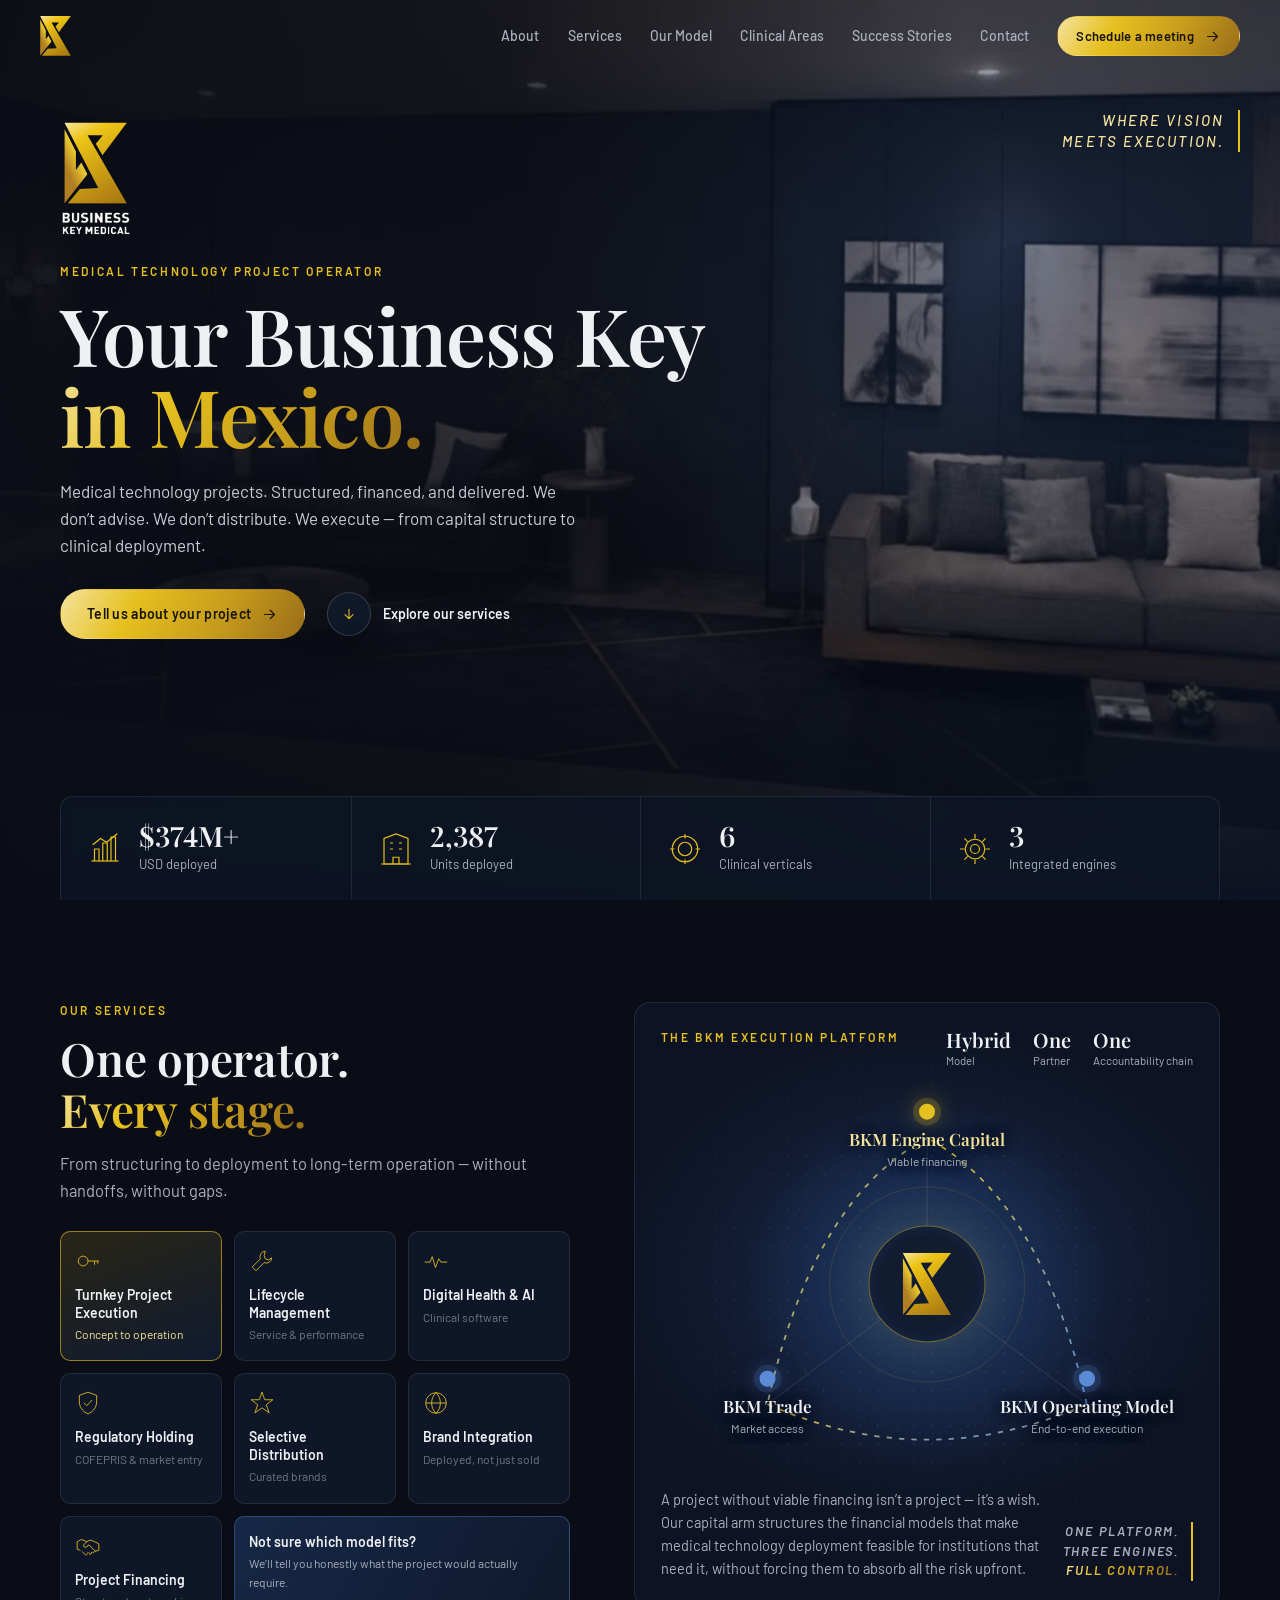
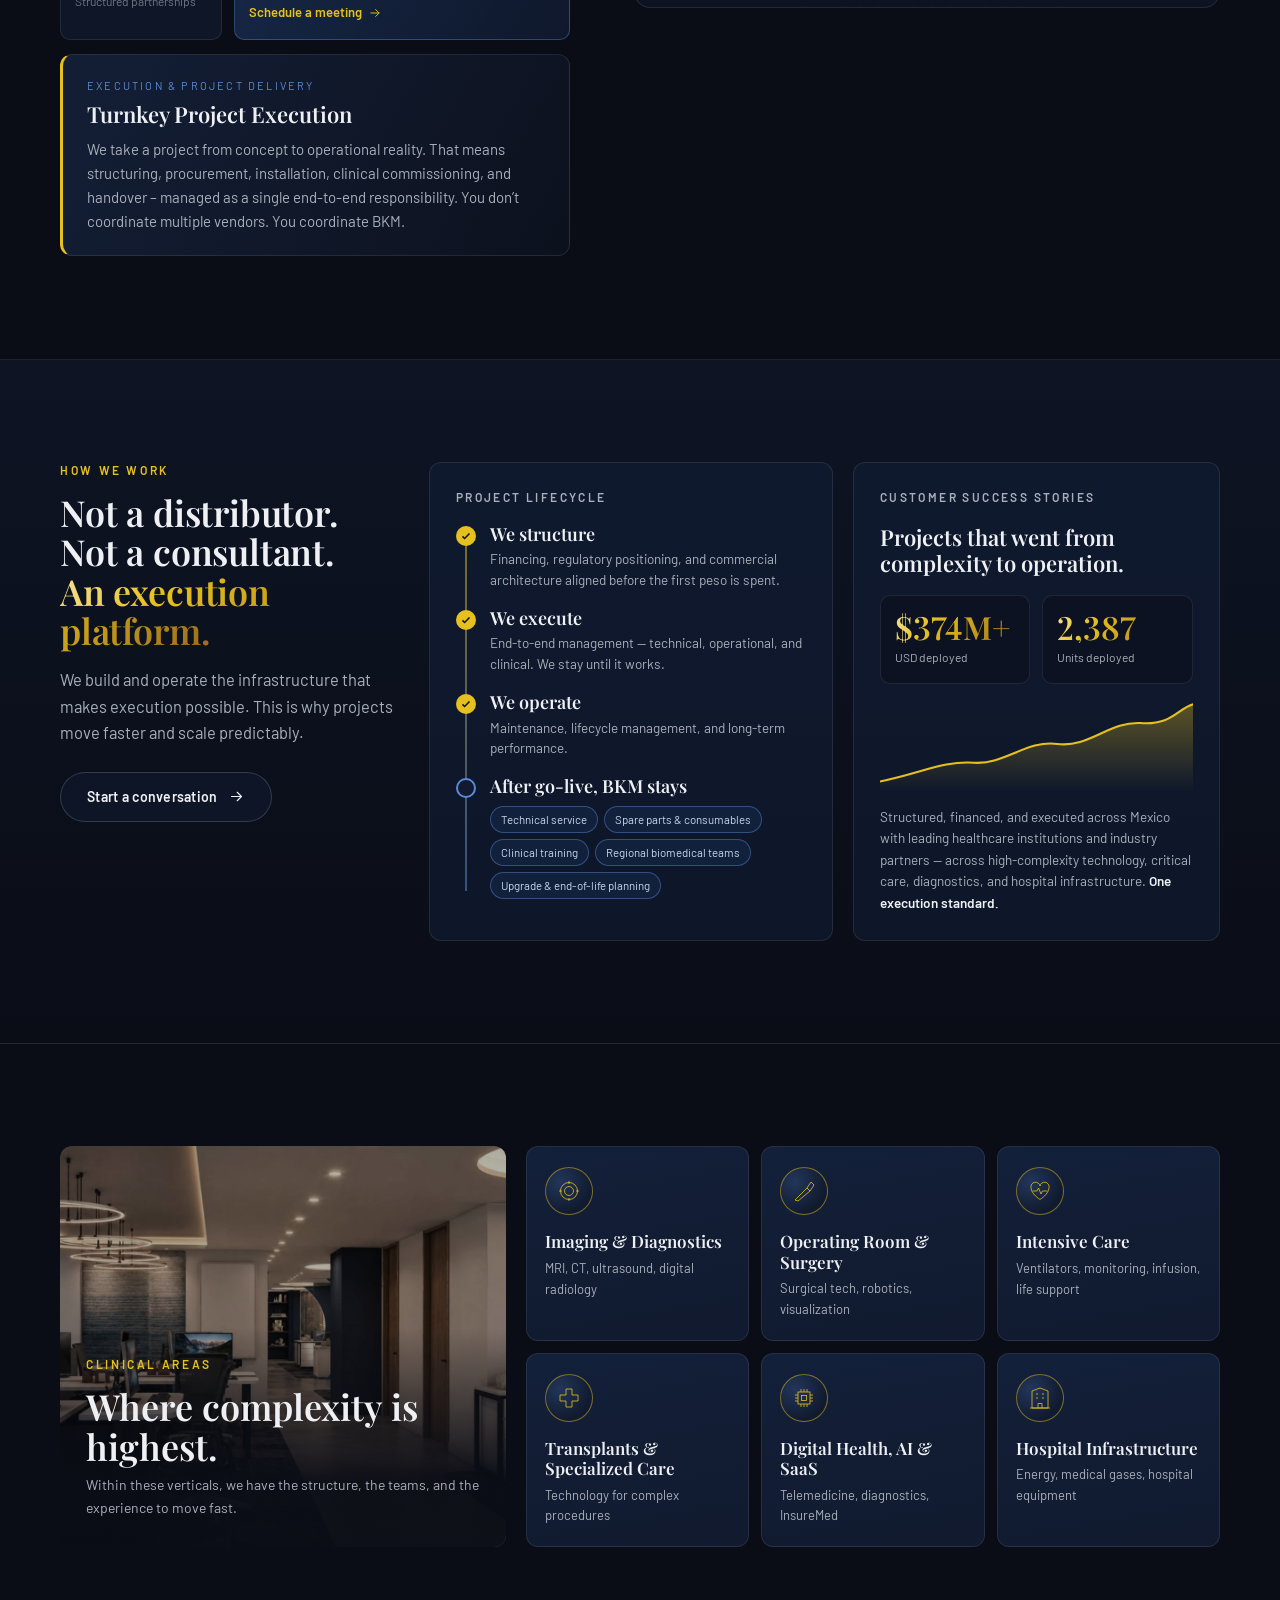
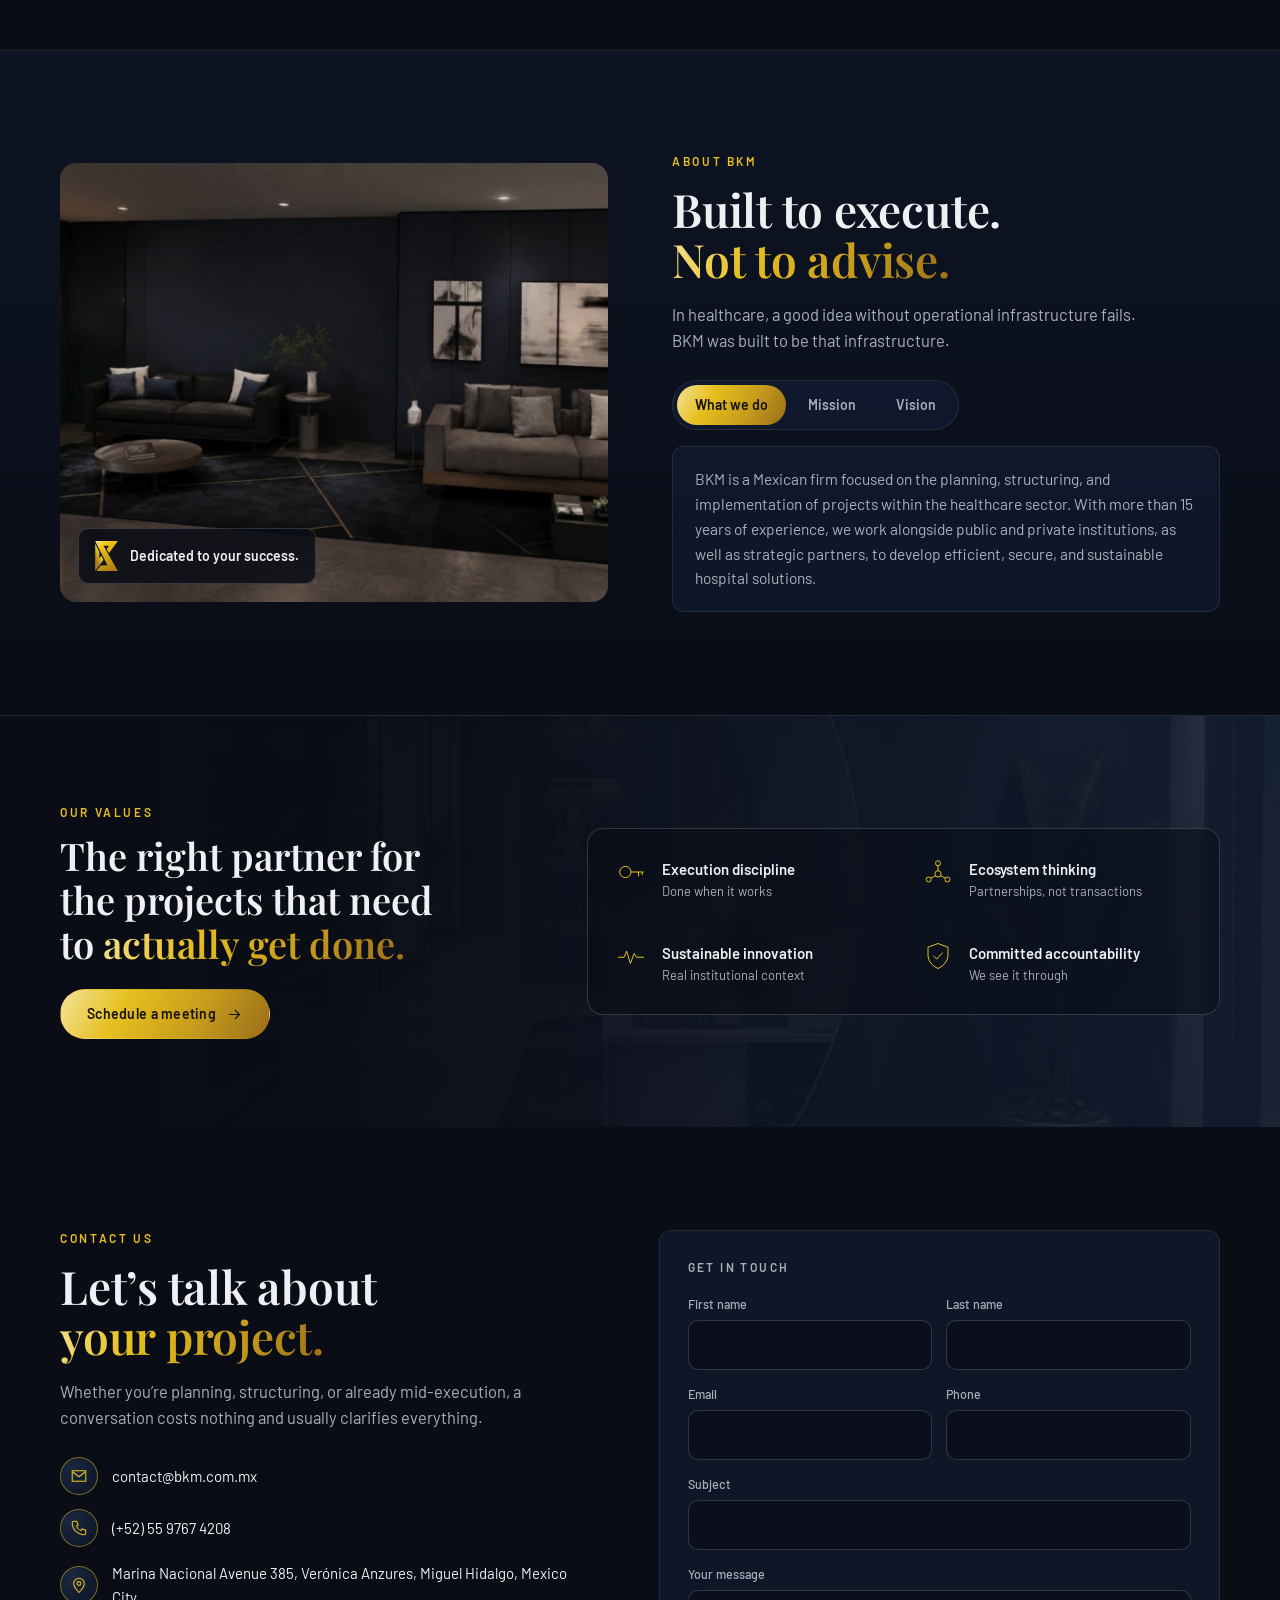
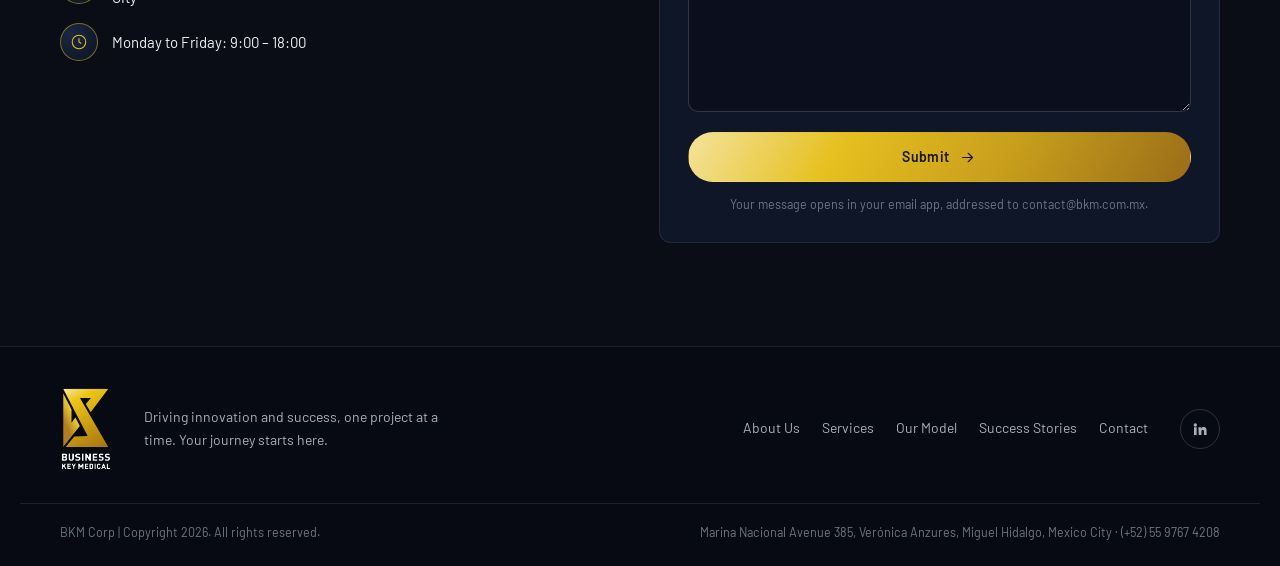
<file: v2/index.html>
<!doctype html>
<html lang="en">
<head>
  <meta charset="utf-8">
  <meta name="viewport" content="width=device-width, initial-scale=1">
  <title>BKM · Business Key Medical</title>
  <meta name="description" content="BKM is Mexico's medical technology project operator. We don't advise. We don't distribute. We execute — from capital structure to clinical deployment.">
  <meta name="theme-color" content="#0A0F1C">
  <link rel="icon" type="image/svg+xml" href="../assets/bkm-symbol.svg">
  <link rel="preconnect" href="https://fonts.googleapis.com">
  <link rel="preconnect" href="https://fonts.gstatic.com" crossorigin>
  <link href="https://fonts.googleapis.com/css2?family=Barlow:wght@300;400;500;600;700&family=Playfair+Display:wght@500;600;700&display=swap" rel="stylesheet">
  <link rel="stylesheet" href="css/styles.css">
</head>
<body>

<svg width="0" height="0" style="position:absolute" aria-hidden="true">
  <symbol id="i-arrow" viewBox="0 0 24 24"><path d="M5 12h14M13 6l6 6-6 6" fill="none" stroke="currentColor" stroke-width="1.6" stroke-linecap="round" stroke-linejoin="round"/></symbol>
  <symbol id="i-plus" viewBox="0 0 24 24"><path d="M12 5v14M5 12h14" stroke="currentColor" stroke-width="1.4" stroke-linecap="round"/></symbol>
  <!-- line icons, 48px grid -->
  <symbol id="i-network" viewBox="0 0 48 48"><g fill="none" stroke="currentColor" stroke-width="1.6"><circle cx="24" cy="10" r="4"/><circle cx="9" cy="36" r="4"/><circle cx="39" cy="36" r="4"/><circle cx="24" cy="27" r="5"/><path d="M24 14v8M20 30l-8 4M28 30l8 4"/></g></symbol>
  <symbol id="i-capital" viewBox="0 0 48 48"><g fill="none" stroke="currentColor" stroke-width="1.6"><path d="M6 40h36"/><path d="M10 40V24h6v16M21 40V16h6v24M32 40V8h6v32"/><path d="M8 18l10-8 8 5L40 4" stroke-linecap="round"/></g></symbol>
  <symbol id="i-gear" viewBox="0 0 48 48"><g fill="none" stroke="currentColor" stroke-width="1.6"><circle cx="24" cy="24" r="6"/><path d="M24 4v6M24 38v6M4 24h6M38 24h6M9.9 9.9l4.2 4.2M33.9 33.9l4.2 4.2M9.9 38.1l4.2-4.2M33.9 14.1l4.2-4.2"/><circle cx="24" cy="24" r="13"/></g></symbol>
  <symbol id="i-doc" viewBox="0 0 48 48"><g fill="none" stroke="currentColor" stroke-width="1.6"><path d="M12 4h18l8 8v32H12z"/><path d="M30 4v8h8M18 22h14M18 28h14M18 34h8"/></g></symbol>
  <symbol id="i-wrench" viewBox="0 0 48 48"><g fill="none" stroke="currentColor" stroke-width="1.6"><path d="M30 6a10 10 0 0 0-9 14L6 35l7 7 15-15a10 10 0 0 0 14-9l-6 4-6-2-2-6z" stroke-linejoin="round"/></g></symbol>
  <symbol id="i-star" viewBox="0 0 48 48"><path d="M24 4l5 14h15l-12 9 5 15-13-9-13 9 5-15L4 18h15z" fill="none" stroke="currentColor" stroke-width="1.6" stroke-linejoin="round"/></symbol>
  <symbol id="i-globe" viewBox="0 0 48 48"><g fill="none" stroke="currentColor" stroke-width="1.6"><circle cx="24" cy="24" r="19"/><path d="M5 24h38M24 5c6 6 8 12 8 19s-2 13-8 19c-6-6-8-12-8-19s2-13 8-19z"/></g></symbol>
  <symbol id="i-shield" viewBox="0 0 48 48"><g fill="none" stroke="currentColor" stroke-width="1.6"><path d="M24 4l16 6v12c0 10-7 18-16 22C15 40 8 32 8 22V10z"/><path d="M17 24l5 5 9-10" stroke-linecap="round" stroke-linejoin="round"/></g></symbol>
  <symbol id="i-handshake" viewBox="0 0 48 48"><g fill="none" stroke="currentColor" stroke-width="1.6" stroke-linejoin="round"><path d="M4 16l8-4 10 4 6-3 8 3 8 4"/><path d="M4 16v14l6 2M44 20v12l-8 2"/><path d="M22 16l-6 6a3 3 0 0 0 4 4l6-4 10 10a2.5 2.5 0 0 1-4 3M30 35a2.5 2.5 0 0 1-4 3l-3-3M23 38a2.5 2.5 0 0 1-4 2l-6-6"/></g></symbol>
  <symbol id="i-key" viewBox="0 0 48 48"><g fill="none" stroke="currentColor" stroke-width="1.6"><circle cx="15" cy="24" r="9"/><path d="M24 24h20M36 24v7M42 24v5"/></g></symbol>
  <symbol id="i-pulse" viewBox="0 0 48 48"><path d="M4 26h9l4-10 6 20 6-16 4 6h11" fill="none" stroke="currentColor" stroke-width="1.6" stroke-linejoin="round" stroke-linecap="round"/></symbol>
  <symbol id="i-mail" viewBox="0 0 24 24"><g fill="none" stroke="currentColor" stroke-width="1.4"><rect x="3" y="5" width="18" height="14"/><path d="M3 6l9 7 9-7"/></g></symbol>
  <symbol id="i-phone" viewBox="0 0 24 24"><path d="M5 3h4l2 5-2.5 1.5a11 11 0 0 0 6 6L16 13l5 2v4a2 2 0 0 1-2 2A16 16 0 0 1 3 5a2 2 0 0 1 2-2z" fill="none" stroke="currentColor" stroke-width="1.4" stroke-linejoin="round"/></symbol>
  <symbol id="i-pin" viewBox="0 0 24 24"><g fill="none" stroke="currentColor" stroke-width="1.4"><path d="M12 22s7-7 7-12a7 7 0 0 0-14 0c0 5 7 12 7 12z"/><circle cx="12" cy="10" r="2.5"/></g></symbol>
  <symbol id="i-clock" viewBox="0 0 24 24"><g fill="none" stroke="currentColor" stroke-width="1.4"><circle cx="12" cy="12" r="9"/><path d="M12 7v5l3 2"/></g></symbol>
  <symbol id="i-linkedin" viewBox="0 0 24 24"><path fill="currentColor" d="M4.98 3.5a2.5 2.5 0 1 1 0 5 2.5 2.5 0 0 1 0-5zM3 9.5h4V21H3zM9.5 9.5h3.8v1.6h.06c.53-1 1.83-2.06 3.77-2.06 4.03 0 4.77 2.65 4.77 6.1V21h-4v-5.2c0-1.24-.02-2.84-1.73-2.84-1.73 0-2 1.35-2 2.75V21h-4z"/></symbol>
  <symbol id="i-scan" viewBox="0 0 48 48"><g fill="none" stroke="currentColor" stroke-width="1.6"><circle cx="24" cy="24" r="17"/><circle cx="24" cy="24" r="9"/><path d="M24 4v6M24 38v6M4 24h6M38 24h6"/></g></symbol>
  <symbol id="i-scalpel" viewBox="0 0 48 48"><g fill="none" stroke="currentColor" stroke-width="1.6" stroke-linejoin="round"><path d="M6 42L30 18l6 6L12 44z"/><path d="M30 18l8-12 6 6-8 12"/></g></symbol>
  <symbol id="i-heart" viewBox="0 0 48 48"><g fill="none" stroke="currentColor" stroke-width="1.6" stroke-linejoin="round"><path d="M24 41S6 30 6 17a9 9 0 0 1 18-3 9 9 0 0 1 18 3c0 13-18 24-18 24z"/><path d="M10 24h8l3-6 5 12 3-6h9" stroke-linecap="round"/></g></symbol>
  <symbol id="i-cross" viewBox="0 0 48 48"><path d="M18 6h12v12h12v12H30v12H18V30H6V18h12z" fill="none" stroke="currentColor" stroke-width="1.6" stroke-linejoin="round"/></symbol>
  <symbol id="i-chip" viewBox="0 0 48 48"><g fill="none" stroke="currentColor" stroke-width="1.6"><rect x="12" y="12" width="24" height="24"/><rect x="19" y="19" width="10" height="10"/><path d="M18 6v6M24 6v6M30 6v6M18 36v6M24 36v6M30 36v6M6 18h6M6 24h6M6 30h6M36 18h6M36 24h6M36 30h6"/></g></symbol>
  <symbol id="i-building" viewBox="0 0 48 48"><g fill="none" stroke="currentColor" stroke-width="1.6"><path d="M8 44V10l16-6 16 6v34z"/><path d="M4 44h40M20 44v-9h8v9M16 16h4M28 16h4M16 24h4M28 24h4"/></g></symbol>
</svg>

<a class="skip" href="#main">Skip to content</a>

<!-- ============ HEADER ============ -->
<header class="header" id="header">
  <div class="header__inner">
    <a class="brand" href="#top" aria-label="BKM – Business Key Medical, home">
      <img src="../assets/bkm-symbol.svg" alt="" width="291" height="377">
    </a>
    <nav class="nav" id="nav" aria-label="Main">
      <a href="#about">About</a>
      <a href="#services">Services</a>
      <a href="#platform">Our Model</a>
      <a href="#verticals">Clinical Areas</a>
      <a href="#stories">Success Stories</a>
      <a href="#contact">Contact</a>
      <a class="btn btn--gold btn--sm nav__cta" href="#contact">Schedule a meeting <svg aria-hidden="true"><use href="#i-arrow"/></svg></a>
    </nav>
    <button class="burger" id="burger" aria-label="Open menu" aria-expanded="false" aria-controls="nav"><span></span><span></span></button>
  </div>
</header>

<main id="main">

<!-- ============ HERO ============ -->
<section class="hero" id="top">
  <video class="hero__video" autoplay muted loop playsinline preload="metadata" poster="../assets/hero-poster.jpg" aria-hidden="true">
    <source src="../assets/offices.mp4" type="video/mp4">
  </video>
  <div class="hero__shade" aria-hidden="true"></div>
  <p class="hero__tag" aria-hidden="true">Where vision<br>meets execution.</p>

  <div class="wrap hero__content">
    <img class="hero__logo" src="../assets/bkm-logo.svg" alt="BKM – Business Key Medical" width="332" height="540">
    <p class="kicker">Medical technology project operator</p>
    <h1 class="hero__title">Your Business Key<br><span class="gold">in Mexico.</span></h1>
    <p class="hero__lead">Medical technology projects. Structured, financed, and delivered. We don’t advise. We don’t distribute. We execute — from capital structure to clinical deployment.</p>
    <div class="hero__ctas">
      <a class="btn btn--gold" href="#contact">Tell us about your project <svg aria-hidden="true"><use href="#i-arrow"/></svg></a>
      <a class="play" href="#services"><span><svg aria-hidden="true"><use href="#i-arrow"/></svg></span>Explore our services</a>
    </div>
  </div>

  <div class="wrap">
    <ul class="strip" aria-label="BKM at a glance">
      <li><svg aria-hidden="true"><use href="#i-capital"/></svg><div><b>$374M+</b><span>USD deployed</span></div></li>
      <li><svg aria-hidden="true"><use href="#i-building"/></svg><div><b>2,387</b><span>Units deployed</span></div></li>
      <li><svg aria-hidden="true"><use href="#i-scan"/></svg><div><b>6</b><span>Clinical verticals</span></div></li>
      <li><svg aria-hidden="true"><use href="#i-gear"/></svg><div><b>3</b><span>Integrated engines</span></div></li>
    </ul>
  </div>
</section>

<!-- ============ SERVICES + MODEL ============ -->
<section class="section" id="services">
  <div class="wrap split">
    <div class="split__left">
      <p class="kicker">Our services</p>
      <h2 class="h2">One operator.<br><span class="gold">Every stage.</span></h2>
      <p class="lead">From structuring to deployment to long-term operation — without handoffs, without gaps.</p>

      <div class="tiles" role="tablist" aria-label="Services">
        <button class="tile is-active" role="tab" aria-selected="true" data-svc="0"><svg aria-hidden="true"><use href="#i-key"/></svg><b>Turnkey Project Execution</b><span>Concept to operation</span></button>
        <button class="tile" role="tab" aria-selected="false" data-svc="1"><svg aria-hidden="true"><use href="#i-wrench"/></svg><b>Lifecycle Management</b><span>Service &amp; performance</span></button>
        <button class="tile" role="tab" aria-selected="false" data-svc="2"><svg aria-hidden="true"><use href="#i-pulse"/></svg><b>Digital Health &amp; AI</b><span>Clinical software</span></button>
        <button class="tile" role="tab" aria-selected="false" data-svc="3"><svg aria-hidden="true"><use href="#i-shield"/></svg><b>Regulatory Holding</b><span>COFEPRIS &amp; market entry</span></button>
        <button class="tile" role="tab" aria-selected="false" data-svc="4"><svg aria-hidden="true"><use href="#i-star"/></svg><b>Selective Distribution</b><span>Curated brands</span></button>
        <button class="tile" role="tab" aria-selected="false" data-svc="5"><svg aria-hidden="true"><use href="#i-globe"/></svg><b>Brand Integration</b><span>Deployed, not just sold</span></button>
        <button class="tile" role="tab" aria-selected="false" data-svc="6"><svg aria-hidden="true"><use href="#i-handshake"/></svg><b>Project Financing</b><span>Structured partnerships</span></button>
        <a class="tile tile--cta" href="#contact"><b>Not sure which model fits?</b><span>We’ll tell you honestly what the project would actually require.</span><em>Schedule a meeting <svg aria-hidden="true"><use href="#i-arrow"/></svg></em></a>
      </div>

      <div class="detail" id="svc-detail" role="tabpanel" aria-live="polite">
        <p class="detail__group" id="svc-group">Execution &amp; Project Delivery</p>
        <p class="detail__title" id="svc-title">Turnkey Project Execution</p>
        <p id="svc-text">We take a project from concept to operational reality. That means structuring, procurement, installation, clinical commissioning, and handover – managed as a single end-to-end responsibility. You don’t coordinate multiple vendors. You coordinate BKM.</p>
      </div>
    </div>

    <div class="split__right" id="platform">
      <div class="model">
        <div class="model__head">
          <p class="kicker">The BKM execution platform</p>
          <ul class="model__meta">
            <li><b>Hybrid</b><span>Model</span></li>
            <li><b>One</b><span>Partner</span></li>
            <li><b>One</b><span>Accountability chain</span></li>
          </ul>
        </div>

        <div class="diagram" aria-label="Three interconnected engines">
          <svg class="diagram__lines" viewBox="0 0 600 460" aria-hidden="true">
            <defs>
              <radialGradient id="dg-glow"><stop offset="0" stop-color="#2D5BA3" stop-opacity=".45"/><stop offset="1" stop-color="#2D5BA3" stop-opacity="0"/></radialGradient>
              <linearGradient id="dg-line" x1="0" y1="0" x2="1" y2="1"><stop offset="0" stop-color="#E6C01F"/><stop offset="1" stop-color="#5B8BD6"/></linearGradient>
            </defs>
            <circle cx="300" cy="235" r="210" fill="url(#dg-glow)"/>
            <circle cx="300" cy="235" r="168" fill="none" stroke="#5B8BD6" stroke-opacity=".18" stroke-dasharray="2 6"/>
            <circle cx="300" cy="235" r="110" fill="none" stroke="#E6C01F" stroke-opacity=".14"/>
            <path class="flow" d="M300 70 Q 170 140 120 370" stroke="url(#dg-line)"/>
            <path class="flow" d="M120 370 Q 300 450 480 370" stroke="url(#dg-line)"/>
            <path class="flow" d="M480 370 Q 430 140 300 70" stroke="url(#dg-line)"/>
            <path d="M300 70 L300 235 M120 370 L300 235 M480 370 L300 235" stroke="#B9BFC5" stroke-opacity=".18" fill="none"/>
          </svg>
          <div class="diagram__core"><img src="../assets/bkm-symbol.svg" alt="" width="291" height="377"></div>
          <button class="node node--top is-active" data-engine="0"><i></i><b>BKM Engine Capital</b><span>Viable financing</span></button>
          <button class="node node--left" data-engine="1"><i></i><b>BKM Trade</b><span>Market access</span></button>
          <button class="node node--right" data-engine="2"><i></i><b>BKM Operating Model</b><span>End-to-end execution</span></button>
        </div>

        <p class="model__text" id="engine-text" aria-live="polite">A project without viable financing isn’t a project — it’s a wish. Our capital arm structures the financial models that make medical technology deployment feasible for institutions that need it, without forcing them to absorb all the risk upfront.</p>
        <p class="model__motto">One platform.<br>Three engines.<br><span class="gold">Full control.</span></p>
      </div>
    </div>
  </div>
</section>

<!-- ============ HOW WE WORK ============ -->
<section class="section section--tint" id="how">
  <div class="wrap how">
    <div class="how__intro">
      <p class="kicker">How we work</p>
      <h2 class="h2">Not a distributor.<br>Not a consultant.<br><span class="gold">An execution platform.</span></h2>
      <p class="lead">We build and operate the infrastructure that makes execution possible. This is why projects move faster and scale predictably.</p>
      <a class="btn btn--ghost" href="#contact">Start a conversation <svg aria-hidden="true"><use href="#i-arrow"/></svg></a>
    </div>

    <div class="panel steps">
      <p class="panel__label">Project lifecycle</p>
      <ol>
        <li class="done"><b>We structure</b><span>Financing, regulatory positioning, and commercial architecture aligned before the first peso is spent.</span></li>
        <li class="done"><b>We execute</b><span>End-to-end management — technical, operational, and clinical. We stay until it works.</span></li>
        <li class="done"><b>We operate</b><span>Maintenance, lifecycle management, and long-term performance.</span></li>
        <li><b>After go-live, BKM stays</b>
          <span class="chips"><em>Technical service</em><em>Spare parts &amp; consumables</em><em>Clinical training</em><em>Regional biomedical teams</em><em>Upgrade &amp; end-of-life planning</em></span>
        </li>
      </ol>
    </div>

    <div class="panel stories" id="stories">
      <p class="panel__label">Customer success stories</p>
      <p class="stories__title">Projects that went from complexity to operation.</p>
      <div class="stories__figs">
        <div><b class="gold">$374M+</b><span>USD deployed</span></div>
        <div><b class="gold">2,387</b><span>Units deployed</span></div>
      </div>
      <svg class="stories__chart" viewBox="0 0 300 90" aria-hidden="true">
        <defs><linearGradient id="sc-fill" x1="0" y1="0" x2="0" y2="1"><stop offset="0" stop-color="#E6C01F" stop-opacity=".35"/><stop offset="1" stop-color="#E6C01F" stop-opacity="0"/></linearGradient></defs>
        <path d="M0 80 C40 72 60 60 90 62 S140 40 170 44 S220 22 250 24 S285 10 300 6 L300 90 L0 90 Z" fill="url(#sc-fill)"/>
        <path d="M0 80 C40 72 60 60 90 62 S140 40 170 44 S220 22 250 24 S285 10 300 6" fill="none" stroke="#E6C01F" stroke-width="2"/>
      </svg>
      <p class="stories__text">Structured, financed, and executed across Mexico with leading healthcare institutions and industry partners — across high-complexity technology, critical care, diagnostics, and hospital infrastructure. <b>One execution standard.</b></p>
    </div>
  </div>
</section>

<!-- ============ VERTICALS ============ -->
<section class="section" id="verticals">
  <div class="wrap verticals">
    <figure class="verticals__media">
      <img src="../assets/office-workspace.jpg" alt="BKM offices in Mexico City" loading="lazy" width="1600" height="900">
      <figcaption>
        <p class="kicker">Clinical areas</p>
        <p class="verticals__title">Where complexity is highest.</p>
        <p>Within these verticals, we have the structure, the teams, and the experience to move fast.</p>
      </figcaption>
    </figure>
    <ul class="vcards">
      <li><span class="ring"><svg aria-hidden="true"><use href="#i-scan"/></svg></span><b>Imaging &amp; Diagnostics</b><span>MRI, CT, ultrasound, digital radiology</span></li>
      <li><span class="ring"><svg aria-hidden="true"><use href="#i-scalpel"/></svg></span><b>Operating Room &amp; Surgery</b><span>Surgical tech, robotics, visualization</span></li>
      <li><span class="ring"><svg aria-hidden="true"><use href="#i-heart"/></svg></span><b>Intensive Care</b><span>Ventilators, monitoring, infusion, life support</span></li>
      <li><span class="ring"><svg aria-hidden="true"><use href="#i-cross"/></svg></span><b>Transplants &amp; Specialized Care</b><span>Technology for complex procedures</span></li>
      <li><span class="ring"><svg aria-hidden="true"><use href="#i-chip"/></svg></span><b>Digital Health, AI &amp; SaaS</b><span>Telemedicine, diagnostics, InsureMed</span></li>
      <li><span class="ring"><svg aria-hidden="true"><use href="#i-building"/></svg></span><b>Hospital Infrastructure</b><span>Energy, medical gases, hospital equipment</span></li>
    </ul>
  </div>
</section>

<!-- ============ ABOUT ============ -->
<section class="section section--tint" id="about">
  <div class="wrap about">
    <figure class="about__media">
      <img src="../assets/office-lounge.jpg" alt="Lounge at BKM offices" loading="lazy" width="1600" height="900">
      <span class="about__badge"><img src="../assets/bkm-symbol.svg" alt="" width="291" height="377">Dedicated to your success.</span>
    </figure>
    <div class="about__copy">
      <p class="kicker">About BKM</p>
      <h2 class="h2">Built to execute.<br><span class="gold">Not to advise.</span></h2>
      <p class="lead">In healthcare, a good idea without operational infrastructure fails. BKM was built to be that infrastructure.</p>

      <div class="tabs" role="tablist" aria-label="About BKM">
        <button class="tab is-active" role="tab" aria-selected="true" aria-controls="tp-what" id="t-what">What we do</button>
        <button class="tab" role="tab" aria-selected="false" aria-controls="tp-mission" id="t-mission">Mission</button>
        <button class="tab" role="tab" aria-selected="false" aria-controls="tp-vision" id="t-vision">Vision</button>
      </div>
      <div class="tabpanel" role="tabpanel" id="tp-what" aria-labelledby="t-what">
        <p>BKM is a Mexican firm focused on the planning, structuring, and implementation of projects within the healthcare sector. With more than 15 years of experience, we work alongside public and private institutions, as well as strategic partners, to develop efficient, secure, and sustainable hospital solutions.</p>
      </div>
      <div class="tabpanel" role="tabpanel" id="tp-mission" aria-labelledby="t-mission" hidden>
        <p>To accelerate the deployment of medical technology in Mexico by combining capital access, market entry, and end-to-end operational execution — creating lasting value for healthcare institutions, investors, and technology partners.</p>
      </div>
      <div class="tabpanel" role="tabpanel" id="tp-vision" aria-labelledby="t-vision" hidden>
        <p>To be Latin America’s leading platform for medical technology project operation: the partner that makes complex healthcare projects not just viable, but successful.</p>
      </div>
    </div>
  </div>
</section>

<!-- ============ PARTNER BAND (values) ============ -->
<section class="band">
  <img class="band__img" src="../assets/office-corridor.jpg" alt="" loading="lazy" width="1600" height="900">
  <div class="wrap band__inner">
    <div class="band__copy">
      <p class="kicker">Our values</p>
      <p class="band__title">The right partner for the projects that need to <span class="gold">actually get done.</span></p>
      <a class="btn btn--gold" href="#contact">Schedule a meeting <svg aria-hidden="true"><use href="#i-arrow"/></svg></a>
    </div>
    <ul class="values">
      <li title="We are measured by outcomes, not by deliverables. A project isn’t done when it’s delivered, it’s done when it works."><svg aria-hidden="true"><use href="#i-key"/></svg><b>Execution discipline</b><span>Done when it works</span></li>
      <li title="Healthcare projects succeed when every actor is aligned. We build partnerships, not transactions."><svg aria-hidden="true"><use href="#i-network"/></svg><b>Ecosystem thinking</b><span>Partnerships, not transactions</span></li>
      <li title="We support technologies that can be deployed, financed, and maintained within Mexico’s real institutional context."><svg aria-hidden="true"><use href="#i-pulse"/></svg><b>Sustainable innovation</b><span>Real institutional context</span></li>
      <li title="Every project we take on is one we intend to see through. That’s the only way we work."><svg aria-hidden="true"><use href="#i-shield"/></svg><b>Committed accountability</b><span>We see it through</span></li>
    </ul>
  </div>
</section>

<!-- ============ CONTACT ============ -->
<section class="section" id="contact">
  <div class="wrap contact">
    <div class="contact__copy">
      <p class="kicker">Contact us</p>
      <h2 class="h2">Let’s talk about<br><span class="gold">your project.</span></h2>
      <p class="lead">Whether you’re planning, structuring, or already mid-execution, a conversation costs nothing and usually clarifies everything.</p>
      <ul class="contact__list">
        <li><span class="ring ring--sm"><svg aria-hidden="true"><use href="#i-mail"/></svg></span><a href="mailto:contact@bkm.com.mx">contact@bkm.com.mx</a></li>
        <li><span class="ring ring--sm"><svg aria-hidden="true"><use href="#i-phone"/></svg></span><a href="tel:+525597674208">(+52) 55 9767 4208</a></li>
        <li><span class="ring ring--sm"><svg aria-hidden="true"><use href="#i-pin"/></svg></span><span>Marina Nacional Avenue 385, Verónica Anzures, Miguel Hidalgo, Mexico City</span></li>
        <li><span class="ring ring--sm"><svg aria-hidden="true"><use href="#i-clock"/></svg></span><span>Monday to Friday: 9:00 – 18:00</span></li>
      </ul>
    </div>
    <form class="panel form" id="contact-form" novalidate>
      <p class="panel__label">Get in touch</p>
      <div class="form__row">
        <label class="field"><span>First name</span><input id="f-first" name="first" type="text" autocomplete="given-name" required></label>
        <label class="field"><span>Last name</span><input id="f-last" name="last" type="text" autocomplete="family-name"></label>
      </div>
      <div class="form__row">
        <label class="field"><span>Email</span><input id="f-email" name="email" type="email" autocomplete="email" required></label>
        <label class="field"><span>Phone</span><input id="f-phone" name="phone" type="tel" autocomplete="tel"></label>
      </div>
      <label class="field"><span>Subject</span><input id="f-subject" name="subject" type="text"></label>
      <label class="field"><span>Your message</span><textarea id="f-message" name="message" rows="4" required></textarea></label>
      <button class="btn btn--gold btn--block" type="submit">Submit <svg aria-hidden="true"><use href="#i-arrow"/></svg></button>
      <p class="form__note" id="form-note" role="status">Your message opens in your email app, addressed to contact@bkm.com.mx.</p>
    </form>
  </div>
</section>

</main>

<!-- ============ FOOTER ============ -->
<footer class="footer">
  <div class="wrap footer__inner">
    <a class="footer__brand" href="#top" aria-label="BKM – Business Key Medical, back to top"><img src="../assets/bkm-logo.svg" alt="" width="332" height="540"></a>
    <p class="footer__tag">Driving innovation and success, one project at a time. Your journey starts here.</p>
    <nav class="footer__nav" aria-label="Footer">
      <a href="#about">About Us</a><a href="#services">Services</a><a href="#platform">Our Model</a><a href="#stories">Success Stories</a><a href="#contact">Contact</a>
    </nav>
    <a class="footer__social" href="https://www.linkedin.com/company/bkm-business-key-medical/" target="_blank" rel="noopener" aria-label="BKM on LinkedIn"><svg aria-hidden="true"><use href="#i-linkedin"/></svg></a>
  </div>
  <div class="wrap footer__bottom">
    <p>BKM Corp | Copyright <span id="year">2026</span>. All rights reserved.</p>
    <p>Marina Nacional Avenue 385, Verónica Anzures, Miguel Hidalgo, Mexico City · (+52) 55 9767 4208</p>
  </div>
</footer>

<script src="js/main.js"></script>
</body>
</html>
</file>
<file: css/styles.css>
/* =========================================================
   BKM · Business Key Medical — Dark luxury
   Brand palette (Manual ID, May 2026):
   Gold #A89613 (Pantone 104 C) · Charcoal #1C1C22 (Pantone 4575 C) · Silver #B9BFC5
   ========================================================= */
:root {
  color-scheme: dark;
  --ink: #0B0B0F;
  --ink-2: #111116;
  --charcoal: #1C1C22;
  --charcoal-2: #25252D;
  --line: rgba(185, 191, 197, .14);
  --line-strong: rgba(185, 191, 197, .28);

  --gold: #A89613;
  --gold-bright: #E6C01F;
  --gold-light: #F4E39C;
  --gold-deep: #9A6D19;
  --gold-grad: linear-gradient(120deg, #F4E39C 0%, #E6C01F 26%, #C69C1C 58%, #9A6D19 100%);
  --gold-line: linear-gradient(90deg, transparent, #C69C1C 30%, #E6C01F 50%, #C69C1C 70%, transparent);

  --silver: #B9BFC5;
  --text: #ECEDEF;
  --text-2: #A7ADB4;
  --text-3: #767C84;

  --f-display: "Barlow Condensed", "DIN Condensed", "Helvetica Neue", Arial, sans-serif;
  --f-body: "Barlow", "DIN", "Helvetica Neue", Arial, sans-serif;
  --f-serif: "Cormorant Garamond", Georgia, serif;

  --container: 1240px;
  --gutter: clamp(16px, 4vw, 40px);
  --header-h: 84px;
  --ease: cubic-bezier(.2, .7, .2, 1);
}
*, *::before, *::after { box-sizing: border-box; }
html { scroll-behavior: smooth; scroll-padding-top: 72px; -webkit-text-size-adjust: 100%; }
body {
  margin: 0;
  background: var(--ink);
  color: var(--text);
  font: 400 17px/1.65 var(--f-body);
  -webkit-font-smoothing: antialiased;
  overflow-x: hidden;
}
img, video { display: block; max-width: 100%; }
a { color: inherit; text-decoration: none; }
button, input, select, textarea { font: inherit; color: inherit; }
h1, h2, h3, p, ul, ol, figure, blockquote { margin: 0; }
ul, ol { padding: 0; list-style: none; }
::selection { background: var(--gold); color: var(--ink); }
:focus-visible { outline: 1px solid var(--gold-bright); outline-offset: 4px; }
.skip { position: absolute; left: -9999px; top: 8px; z-index: 200; background: var(--gold); color: var(--ink); padding: 8px 14px; }
.skip:focus { left: 8px; }
.container { width: 100%; max-width: var(--container); margin: 0 auto; padding: 0 var(--gutter); }
/* ---------- Type ---------- */
.eyebrow {
  display: inline-flex; align-items: center; gap: 14px;
  font: 500 12px/1.5 var(--f-body);
  letter-spacing: .32em; text-transform: uppercase;
  color: var(--gold-bright);
  margin-bottom: 22px;
}
.eyebrow::before { content: ""; width: 34px; height: 1px; background: var(--gold-grad); }
.eyebrow .num { font-family: var(--f-display); font-weight: 600; letter-spacing: .12em; color: var(--silver); }
.h2 {
  font: 300 clamp(36px, 5vw, 64px)/1.02 var(--f-display);
  text-transform: uppercase;
  letter-spacing: .01em;
  margin-bottom: 26px;
}
.h2 em, .h3 em {
  font-family: var(--f-serif); font-style: italic; font-weight: 400;
  text-transform: none; letter-spacing: 0;
  background: var(--gold-grad); -webkit-background-clip: text; background-clip: text; color: transparent;
  padding-right: .06em;
}
.h3 { font: 400 clamp(28px, 3.4vw, 42px)/1.05 var(--f-display); text-transform: uppercase; margin-bottom: 16px; }
.gold-text { background: var(--gold-grad); -webkit-background-clip: text; background-clip: text; color: transparent; }
p { color: var(--text-2); }
p + p { margin-top: 16px; }
/* ---------- Buttons ---------- */
.btn {
  --h: 54px;
  display: inline-flex; align-items: center; justify-content: center; gap: 12px;
  height: var(--h); padding: 0 28px;
  font: 600 13px/1 var(--f-body); letter-spacing: .2em; text-transform: uppercase;
  border: 1px solid transparent; cursor: pointer;
  transition: background .4s var(--ease), color .4s var(--ease), border-color .4s var(--ease), transform .4s var(--ease), box-shadow .4s var(--ease);
  position: relative; overflow: hidden;
}
.btn svg { width: 18px; height: 18px; transition: transform .4s var(--ease); }
.btn:hover svg { transform: translateX(4px); }
.btn--gold { background: var(--gold-grad); background-size: 160% 100%; color: #15130A; }
.btn--gold:hover { background-position: 100% 0; box-shadow: 0 10px 40px -10px rgba(230, 192, 31, .55); }
.btn--ghost { border-color: var(--line-strong); color: var(--text); background: rgba(11, 11, 15, .25); backdrop-filter: blur(6px); }
.btn--ghost:hover { border-color: var(--gold-bright); color: var(--gold-light); }
.btn--outline { --h: 44px; padding: 0 20px; border-color: rgba(230, 192, 31, .55); color: var(--gold-light); }
.btn--outline:hover { background: var(--gold-grad); color: #15130A; border-color: transparent; }
.btn--block { width: 100%; }
/* ---------- Header ---------- */
.header {
  position: fixed; inset: 0 0 auto 0; z-index: 50;
  height: var(--header-h);
  transition: background .5s var(--ease), height .5s var(--ease), border-color .5s var(--ease);
  border-bottom: 1px solid transparent;
}
.header.is-scrolled {
  --header-h: 70px;
  background: rgba(11, 11, 15, .94);
  border-bottom-color: var(--line);
}
.header__inner {
  max-width: 1440px; margin: 0 auto; height: 100%;
  padding: 0 var(--gutter);
  display: flex; align-items: center; justify-content: space-between; gap: 24px;
}
.brand { display: inline-flex; align-items: center; gap: 12px; }
.brand__symbol { height: 44px; width: auto; transition: height .5s var(--ease); }
.header.is-scrolled .brand__symbol { height: 38px; }
.brand__lockup { height: 120px; width: auto; }
.nav { display: flex; align-items: center; gap: clamp(18px, 2.4vw, 36px); }
.nav > a:not(.btn) {
  font: 500 12px/1 var(--f-body); letter-spacing: .22em; text-transform: uppercase; color: var(--text-2);
  position: relative; padding: 8px 0; transition: color .3s;
}
.nav > a:not(.btn)::after {
  content: ""; position: absolute; left: 0; right: 0; bottom: 0; height: 1px;
  background: var(--gold-grad); transform: scaleX(0); transform-origin: left; transition: transform .45s var(--ease);
}
.nav > a:not(.btn):hover, .nav > a.is-active { color: var(--text); }
.nav > a:not(.btn):hover::after, .nav > a.is-active::after { transform: scaleX(1); }
.burger { display: none; width: 44px; height: 44px; background: none; border: 1px solid var(--line-strong); cursor: pointer; position: relative; }
.burger span { position: absolute; left: 12px; right: 12px; height: 1px; background: var(--text); transition: transform .4s var(--ease), top .4s var(--ease); }
.burger span:first-child { top: 17px; }
.burger span:last-child { top: 25px; }
.burger[aria-expanded="true"] span:first-child { top: 21px; transform: rotate(45deg); }
.burger[aria-expanded="true"] span:last-child { top: 21px; transform: rotate(-45deg); }
/* ---------- Hero ---------- */
.hero {
  position: relative; min-height: 100svh;
  display: flex; flex-direction: column; justify-content: flex-end;
  padding-top: calc(var(--header-h) + 40px);
  isolation: isolate; overflow: hidden;
}
.hero__media { position: absolute; inset: 0; z-index: -3; }
.hero__video { width: 100%; height: 100%; object-fit: cover; transform: scale(1.06); filter: saturate(.75) contrast(1.05); }
.hero__shade {
  position: absolute; inset: 0; z-index: -2;
  background:
    linear-gradient(90deg, rgba(11, 11, 15, .95) 0%, rgba(11, 11, 15, .78) 38%, rgba(11, 11, 15, .25) 75%, rgba(11, 11, 15, .5) 100%),
    linear-gradient(0deg, var(--ink) 0%, rgba(11, 11, 15, 0) 40%),
    linear-gradient(180deg, rgba(11, 11, 15, .7) 0%, rgba(11, 11, 15, 0) 22%);
}
/* brand diagonal bands (from the identity's backgrounds) */
.hero__bands { position: absolute; inset: 0; z-index: -1; pointer-events: none; }
.hero__bands i { position: absolute; display: block; transform: rotate(-38deg); transform-origin: center; }
.hero__bands i:nth-child(1) { width: 70vmax; height: 120px; top: -8%; left: -30vmax; background: linear-gradient(90deg, rgba(154, 109, 25, 0), rgba(198, 156, 28, .35), rgba(154, 109, 25, 0)); filter: blur(1px); }
.hero__bands i:nth-child(2) { width: 60vmax; height: 1px; top: 30%; right: -22vmax; background: var(--gold-line); opacity: .7; }
.hero__bands i:nth-child(3) { width: 40vmax; height: 46px; bottom: 6%; right: -16vmax; background: linear-gradient(90deg, rgba(185, 191, 197, 0), rgba(185, 191, 197, .3), rgba(230, 192, 31, .55)); }
.hero__content { padding-bottom: clamp(72px, 14vh, 140px); }
.hero__title {
  font: 300 clamp(48px, 7.6vw, 116px)/.92 var(--f-display);
  text-transform: uppercase; letter-spacing: -.005em;
  margin-bottom: 30px;
}
.hero__title .line { display: block; }
.hero__title .gold-text { font-weight: 500; }
.hero__lead { max-width: 560px; font-size: clamp(16px, 1.4vw, 19px); color: #C9CDD2; margin-bottom: 38px; }
.hero__ctas { display: flex; flex-wrap: wrap; gap: 14px; }
.hero__scroll { position: absolute; right: var(--gutter); bottom: 48px; display: flex; flex-direction: column; align-items: center; gap: 12px; font-size: 10px; letter-spacing: .4em; text-transform: uppercase; color: var(--text-3); writing-mode: vertical-rl; }
.hero__scroll i { width: 1px; height: 64px; background: linear-gradient(var(--gold-bright), transparent); animation: drip 2.4s var(--ease) infinite; transform-origin: top; }
@keyframes drip { 0% { transform: scaleY(0); } 50% { transform: scaleY(1); transform-origin: top; } 51% { transform-origin: bottom; } 100% { transform: scaleY(0); transform-origin: bottom; } }
/* ---------- Sections ---------- */
.section { position: relative; padding: clamp(72px, 8vw, 120px) 0; }
.section__head { max-width: 760px; margin-bottom: clamp(48px, 6vw, 80px); }
.section__head--center { margin-left: auto; margin-right: auto; text-align: center; }
.section__head--center .eyebrow { justify-content: center; }
.section__head--split { max-width: none; display: grid; grid-template-columns: 1.2fr 1fr; gap: 40px; align-items: end; }
.section__head--split .h2 { margin-bottom: 0; }
.section__lead { font-size: 18px; }
/* framed image with gold hairline */
.frame { position: relative; overflow: hidden; background: var(--charcoal); }
.frame img { width: 100%; height: 100%; object-fit: cover; filter: saturate(.7) brightness(.82); transition: transform 1.4s var(--ease), filter 1s var(--ease); }
.frame:hover img { transform: scale(1.05); filter: saturate(.9) brightness(.95); }
.frame::after { content: ""; position: absolute; inset: 0; box-shadow: inset 0 0 0 1px rgba(230, 192, 31, .18); pointer-events: none; }
/* ---------- About ---------- */
.about { background: radial-gradient(70% 60% at 0% 0%, rgba(168, 150, 19, .08), transparent 60%), var(--ink); }
.about__grid { display: grid; grid-template-columns: 1fr 1fr; gap: clamp(40px, 7vw, 110px); align-items: center; }
.about__media { position: relative; padding: 0 0 48px 0; }
.about__media .frame { aspect-ratio: 4 / 5; }
.about__badge {
  position: absolute; right: -28px; bottom: 0;
  width: min(270px, 70%);
  padding: 26px 26px 24px;
  background: linear-gradient(160deg, var(--charcoal-2), var(--charcoal));
  border: 1px solid var(--line-strong);
  box-shadow: 0 30px 60px -20px rgba(0, 0, 0, .7);
}
.about__badge img { height: 44px; width: auto; margin-bottom: 18px; }
.about__badge p { font: 300 22px/1.15 var(--f-display); text-transform: uppercase; letter-spacing: .04em; color: var(--text); }
.about__badge strong { font-weight: 600; display: block; color: var(--gold-light); }
.corner { position: absolute; width: 70px; height: 70px; pointer-events: none; }
.corner--tl { top: -16px; left: -16px; border-top: 1px solid var(--gold); border-left: 1px solid var(--gold); }
.mv { display: grid; grid-template-columns: 1fr 1fr; margin-top: clamp(56px, 6vw, 88px); }
.mv__card { border: 1px solid var(--line); background: var(--ink-2); padding: clamp(32px, 4vw, 56px); position: relative; overflow: hidden; transition: background .5s var(--ease); }
.mv__card::before { content: ""; position: absolute; left: 0; top: 0; height: 2px; width: 100%; background: var(--gold-grad); transform: scaleX(0); transform-origin: left; transition: transform .8s var(--ease); }
.mv__card + .mv__card { border-left: 0; }
.mv__card:hover { background: var(--charcoal); }
.mv__card:hover::before { transform: scaleX(1); }
.mv__label { display: block; font: 500 13px/1 var(--f-body); letter-spacing: .34em; text-transform: uppercase; color: var(--gold-bright); margin-bottom: 22px; }
.mv__card p { font: 300 clamp(20px, 2vw, 26px)/1.4 var(--f-body); color: var(--text); }
/* ---------- Platform ---------- */
.platform { overflow: hidden; }
.platform__bg { position: absolute; inset: 0; z-index: -1; background: radial-gradient(50% 50% at 50% 40%, rgba(168, 150, 19, .1), transparent 70%), url("../assets/office-floor.jpg") center / cover no-repeat; opacity: .14; filter: grayscale(1); }
.platform::after { content: ""; position: absolute; inset: 0; z-index: -1; background: linear-gradient(var(--ink), rgba(11, 11, 15, .7) 30%, rgba(11, 11, 15, .7) 70%, var(--ink)); }
.engines { display: grid; grid-template-columns: repeat(3, 1fr); gap: 24px; }
.engine {
  position: relative; padding: 40px 34px 42px;
  background: linear-gradient(180deg, rgba(37, 37, 45, .85), rgba(17, 17, 22, .92));
  border: 1px solid var(--line);
  transition: transform .6s var(--ease), border-color .6s var(--ease), box-shadow .6s var(--ease);
}
.engine:hover { transform: translateY(-8px); border-color: rgba(230, 192, 31, .4); box-shadow: 0 40px 80px -30px rgba(0, 0, 0, .8), 0 0 0 1px rgba(230, 192, 31, .08); }
.engine--featured { border-color: rgba(230, 192, 31, .35); }
.engine--featured::before { content: ""; position: absolute; top: -1px; left: -1px; right: -1px; height: 3px; background: var(--gold-grad); }
.engine__top { display: flex; align-items: flex-start; justify-content: space-between; margin-bottom: 30px; }
.engine__icon { width: 46px; height: 46px; color: var(--gold-bright); }
.engine__name { font: 500 32px/1 var(--f-display); text-transform: uppercase; letter-spacing: .02em; margin-bottom: 8px; }
.engine > p:not([class]) { font-size: 15px; }
.hybrid {
  margin-top: 64px; padding: 40px clamp(28px, 4vw, 56px);
  display: flex; align-items: center; justify-content: space-between; gap: 40px; flex-wrap: wrap;
  border: 1px solid var(--line-strong);
  background: linear-gradient(110deg, rgba(168, 150, 19, .12), rgba(17, 17, 22, .6) 45%);
}
.hybrid .eyebrow { margin-bottom: 12px; }
.hybrid__title { font: 300 clamp(36px, 4.5vw, 56px)/1 var(--f-display); text-transform: uppercase; color: var(--text); margin-bottom: 10px; }
.hybrid__title .gold-text { font-weight: 600; }
.hybrid__copy { max-width: 520px; }
/* ---------- Services ---------- */
/* ---------- Contact ---------- */
.contact { background: linear-gradient(180deg, var(--ink), #0E0E13); border-top: 1px solid var(--line); overflow: hidden; }
.contact__bands { position: absolute; inset: 0; pointer-events: none; }
.contact__bands i { position: absolute; display: block; transform: rotate(-38deg); }
.contact__bands i:first-child { width: 60vmax; height: 90px; top: 10%; right: -30vmax; background: linear-gradient(90deg, rgba(154, 109, 25, 0), rgba(198, 156, 28, .18), rgba(154, 109, 25, 0)); }
.contact__bands i:last-child { width: 50vmax; height: 1px; bottom: 20%; left: -20vmax; background: var(--gold-line); opacity: .5; }
.contact__grid { position: relative; display: grid; grid-template-columns: 1fr 1fr; gap: clamp(40px, 6vw, 90px); align-items: start; }
.contact__list { margin-top: 38px; display: grid; gap: 4px; }
.contact__list li { display: flex; gap: 18px; align-items: flex-start; padding: 16px 0; border-bottom: 1px solid var(--line); }
.contact__list svg { width: 22px; height: 22px; color: var(--gold-bright); flex: none; margin-top: 4px; }
.contact__list small { display: block; font-size: 11px; letter-spacing: .28em; text-transform: uppercase; color: var(--text-3); margin-bottom: 4px; }
.contact__list a, .contact__list span { color: var(--text); font-size: 16px; }
.contact__list a { transition: color .3s; }
.contact__list a:hover { color: var(--gold-light); }
.form { padding: clamp(28px, 4vw, 48px); background: linear-gradient(170deg, var(--charcoal-2), var(--charcoal)); border: 1px solid var(--line-strong); position: relative; box-shadow: 0 40px 90px -40px rgba(0, 0, 0, .9); }
.form::before { content: ""; position: absolute; top: -1px; left: -1px; right: -1px; height: 3px; background: var(--gold-grad); }
.form__title { font: 400 30px/1 var(--f-display); text-transform: uppercase; letter-spacing: .04em; color: var(--text); margin-bottom: 28px; }
.form__row { display: grid; grid-template-columns: 1fr 1fr; gap: 18px; }
.field { display: block; margin-bottom: 20px; }
.field span { display: block; font-size: 11px; letter-spacing: .26em; text-transform: uppercase; color: var(--text-2); margin-bottom: 8px; }
.field input, .field select, .field textarea {
  width: 100%; padding: 13px 0; background: transparent;
  border: 0; border-bottom: 1px solid var(--line-strong); border-radius: 0;
  font-size: 16px; color: var(--text); transition: border-color .3s;
}
.field select { appearance: none; background: url("data:image/svg+xml,%3Csvg xmlns='http://www.w3.org/2000/svg' width='12' height='8'%3E%3Cpath d='M1 1l5 5 5-5' fill='none' stroke='%23E6C01F' stroke-width='1.4'/%3E%3C/svg%3E") right center no-repeat; cursor: pointer; }
.field select option { background: var(--charcoal); }
.field textarea { resize: vertical; min-height: 100px; }
.field input:focus, .field select:focus, .field textarea:focus { outline: none; border-bottom-color: var(--gold-bright); }
.field.is-invalid input, .field.is-invalid textarea { border-bottom-color: #D46A5A; }
.form__note { font-size: 13px; color: var(--text-3); margin-top: 16px !important; text-align: center; }
/* ---------- Footer ---------- */
.footer { background: #08080B; border-top: 1px solid var(--line); padding-top: 64px; position: relative; }
.footer::before { content: ""; position: absolute; top: -1px; left: 0; right: 0; height: 1px; background: var(--gold-line); }
.footer__top { display: grid; grid-template-columns: auto 1fr auto auto; gap: 40px; align-items: center; padding-bottom: 48px; }
.footer__tag { font: 400 18px/1.2 var(--f-serif); font-style: italic; color: var(--silver); }
.footer__nav { display: flex; }
.footer__nav a { font-size: 12px; letter-spacing: .2em; text-transform: uppercase; color: var(--text-2); transition: color .3s; }
.footer__nav a:hover { color: var(--gold-light); }
.footer__social { width: 46px; height: 46px; display: grid; place-items: center; border: 1px solid var(--line-strong); color: var(--silver); transition: background .4s, color .4s, border-color .4s; }
.footer__social svg { width: 18px; height: 18px; }
.footer__social:hover { background: var(--gold-grad); color: #15130A; border-color: transparent; }
.footer__bottom { display: flex; justify-content: space-between; gap: 20px; flex-wrap: wrap; padding-top: 26px; padding-bottom: 30px; border-top: 1px solid var(--line); }
.footer__bottom p { font-size: 12px; letter-spacing: .08em; color: var(--text-3); margin: 0; }
/* ---------- Hero sub ---------- */
.hero__sub { font: 400 clamp(20px, 2.2vw, 28px)/1.25 var(--f-display); text-transform: uppercase; letter-spacing: .06em; color: var(--silver); margin-bottom: 18px; max-width: 640px; }

/* ---------- About additions ---------- */
.whatwedo { display: grid; grid-template-columns: 220px 1fr; gap: 40px; margin-top: clamp(56px, 6vw, 88px); background: linear-gradient(var(--line-strong), var(--line-strong)) top / 100% 1px no-repeat; background-origin: content-box; }
.whatwedo > * { padding-top: 36px; }
.whatwedo__label, .values__label { font: 500 12px/1.5 var(--f-body); letter-spacing: .32em; text-transform: uppercase; color: var(--gold-bright); }
.whatwedo__text { display: grid; grid-template-columns: repeat(3, 1fr); gap: 32px; }
.whatwedo__text p { margin: 0; font-size: 16px; }
.manifesto { margin: clamp(64px, 7vw, 100px) auto 0; max-width: 980px; text-align: center; }
.manifesto p { font: 400 clamp(22px, 2.4vw, 32px)/1.35 var(--f-serif); font-style: italic; color: var(--text); text-wrap: balance; }
.manifesto__close { margin-top: 18px !important; font: 500 clamp(30px, 3.6vw, 48px)/1.1 var(--f-display) !important; font-style: normal !important; text-transform: uppercase; letter-spacing: .02em; }
.values__label { margin-top: clamp(64px, 7vw, 100px); margin-bottom: 22px; }
.values { display: grid; grid-template-columns: repeat(4, 1fr); border-top: 1px solid var(--line-strong); }
.value { padding: 30px 26px 34px 0; }
.value + .value { padding-left: 26px; border-left: 1px solid var(--line); }
.value h3 { font: 500 24px/1.1 var(--f-display); text-transform: uppercase; letter-spacing: .03em; color: var(--text); margin-bottom: 12px; }
.value p { font-size: 15px; }
.statement-line { margin-top: clamp(56px, 6vw, 80px); font: 300 clamp(24px, 2.8vw, 38px)/1.2 var(--f-display); text-transform: uppercase; letter-spacing: .02em; color: var(--text); text-align: center; text-wrap: balance; }
.statement-line .gold-text { font-weight: 500; display: block; }

/* ---------- Bands ---------- */
.band { margin-top: 56px; padding: 34px clamp(24px, 4vw, 48px); border: 1px solid var(--line-strong); background: linear-gradient(110deg, rgba(168, 150, 19, .12), rgba(17, 17, 22, .6) 45%); font: 300 clamp(26px, 3vw, 40px)/1.15 var(--f-display); text-transform: uppercase; color: var(--text); text-wrap: balance; }
.band .gold-text { font-weight: 500; }
.band small { display: block; margin-top: 14px; font: 400 16px/1.6 var(--f-body); text-transform: none; color: var(--text-2); max-width: 720px; }

/* ---------- Philosophy ---------- */
.philosophy { background: var(--ink-2); border-top: 1px solid var(--line); }
.philosophy .section__head { max-width: 980px; }
.hybrid { margin-top: 0; align-items: flex-start; }
.hybrid__text { flex: 1 1 420px; color: var(--text); font-size: 17px; margin: 0; }
.hybrid__copy { flex: 0 1 300px; }
.ecosystem { margin-top: clamp(64px, 7vw, 100px); }
.ecosystem__intro { max-width: 760px; margin-bottom: 40px; }
.engines--compact .engine { padding: 34px 30px 36px; }
.engines--compact .engine__name { font-size: 28px; margin-bottom: 14px; }
.engine__top { margin-bottom: 24px; }
.engine__name { margin-bottom: 14px; }
.after { margin-top: clamp(64px, 7vw, 100px); display: grid; grid-template-columns: 1fr 1.1fr; gap: clamp(32px, 6vw, 80px); align-items: start; }
.after__close { margin-top: 26px !important; font: 400 clamp(22px, 2.2vw, 28px)/1.25 var(--f-display); text-transform: uppercase; color: var(--text); }
.after__list { border-top: 1px solid var(--line-strong); }
.after__list li { display: flex; gap: 16px; align-items: flex-start; padding: 20px 0; border-bottom: 1px solid var(--line-strong); color: var(--text); font-size: 16px; }
.after__list svg { width: 18px; height: 18px; flex: none; margin-top: 4px; color: var(--gold-bright); }

/* ---------- Services ---------- */

/* ---------- Success stories ---------- */
.stories { overflow: hidden; border-top: 1px solid var(--line); }
.stories__bg { position: absolute; inset: 0; z-index: -1; background: linear-gradient(90deg, var(--ink) 35%, rgba(11, 11, 15, .75)), url("../assets/office-corridor.jpg") right center / cover no-repeat; filter: saturate(.6); }
.stories__grid { display: grid; grid-template-columns: 1fr 1fr 1fr; gap: 24px; }
.story { padding: 36px 32px; border: 1px solid var(--line-strong); background: rgba(17, 17, 22, .85); }
.story__label { font: 500 12px/1.5 var(--f-body); letter-spacing: .32em; text-transform: uppercase; color: var(--gold-bright); margin-bottom: 20px; }
.story > p:last-child { font-size: 15.5px; }
.story strong { color: var(--text); font-weight: 500; }
.story__figure { font: 300 clamp(48px, 5vw, 72px)/1 var(--f-display); margin-bottom: 20px; font-variant-numeric: tabular-nums; }
.story__figure small { display: block; margin-top: 8px; font: 500 12px/1.5 var(--f-body); letter-spacing: .28em; text-transform: uppercase; -webkit-text-fill-color: var(--silver); }

/* ---------- CTA band ---------- */
.cta-band { background: linear-gradient(110deg, rgba(168, 150, 19, .16), var(--ink-2) 55%); border-top: 1px solid var(--line-strong); border-bottom: 1px solid var(--line-strong); padding: clamp(48px, 6vw, 72px) 0; }
.cta-band__inner { display: flex; align-items: center; justify-content: space-between; gap: 32px; flex-wrap: wrap; }
.cta-band__inner > div { flex: 1 1 520px; }
.cta-band__title { font: 300 clamp(28px, 3.2vw, 44px)/1.1 var(--f-display); text-transform: uppercase; color: var(--text); margin-bottom: 10px; text-wrap: balance; }
.cta-band__title .gold-text { font-weight: 500; }

/* ---------- Footer layout ---------- */
.footer__top { grid-template-columns: 1.3fr 1fr 1.2fr; align-items: start; }
.footer__brand { display: flex; gap: 24px; align-items: flex-start; }
.footer__brand .footer__tag { max-width: 260px; font-size: 18px; line-height: 1.35; }
.footer__nav, .footer__contact { display: flex; flex-direction: column; gap: 12px; }
.footer__head { font: 500 12px/1.5 var(--f-body); letter-spacing: .3em; text-transform: uppercase; color: var(--gold-bright); margin-bottom: 6px; }
.footer__contact a, .footer__contact span { font-size: 14px; color: var(--text-2); transition: color .3s; }
.footer__contact a:hover { color: var(--gold-light); }
.footer__contact .footer__social { margin-top: 8px; }

/* ---------- Services (cards) ---------- */
.services { background: radial-gradient(60% 40% at 50% 0%, rgba(168, 150, 19, .07), transparent 70%), var(--ink); border-top: 1px solid var(--line); }
.icon-ring { display: grid; place-items: center; flex: none; width: 54px; height: 54px; border-radius: 50%; border: 1px solid rgba(230, 192, 31, .55); background: radial-gradient(circle at 30% 30%, rgba(230, 192, 31, .16), rgba(17, 17, 22, .9) 70%); color: var(--gold-bright); }
.icon-ring svg { width: 26px; height: 26px; }

.lines { display: grid; grid-template-columns: repeat(3, 1fr); gap: 22px; }
.line-card { display: flex; flex-direction: column; background: var(--charcoal); border: 1px solid var(--line); overflow: hidden; transition: border-color .4s, transform .4s var(--ease); }
.line-card:hover { border-color: rgba(230, 192, 31, .45); transform: translateY(-4px); }
.line-card__img { aspect-ratio: 16 / 9; overflow: hidden; }
.line-card__img img { width: 100%; height: 100%; object-fit: cover; filter: saturate(.7) brightness(.8); transition: transform 1.2s var(--ease); }
.line-card:hover .line-card__img img { transform: scale(1.05); }
.line-card__body { flex: 1; padding: 26px 26px 22px; display: flex; flex-direction: column; }
.line-card h3 { font: 400 25px/1.1 var(--f-display); text-transform: uppercase; letter-spacing: .02em; color: var(--text); margin-bottom: 18px; }
.line-card h3 .gold-text { font-weight: 500; }
.line-card ul { margin-top: auto; border-top: 1px solid var(--line); }
.line-card li a { display: flex; align-items: center; justify-content: space-between; gap: 12px; padding: 12px 0; border-bottom: 1px solid var(--line); font-size: 14px; color: var(--text-2); transition: color .3s, padding .3s; }
.line-card li:last-child a { border-bottom: 0; }
.line-card li a::after { content: "›"; font-size: 20px; line-height: 1; color: var(--gold-bright); }
.line-card li a:hover { color: var(--gold-light); padding-left: 6px; }

.svc-grid { margin-top: 56px; display: grid; grid-template-columns: repeat(4, 1fr); gap: 18px; }
.svc-card { display: flex; flex-direction: column; padding: 26px 24px 22px; background: linear-gradient(180deg, var(--charcoal-2), var(--charcoal)); border: 1px solid var(--line); transition: border-color .4s; scroll-margin-top: 96px; }
.svc-card:hover, .svc-card:target { border-color: rgba(230, 192, 31, .45); }
.svc-card__head { display: flex; flex-direction: column; align-items: flex-start; gap: 18px; margin-bottom: 14px; }
.svc-card h4 { font: 500 21px/1.1 var(--f-display); text-transform: uppercase; letter-spacing: .03em; color: var(--text); min-height: 2.2em; text-wrap: balance; }
.svc-card p { font-size: 14.5px; line-height: 1.6; flex: 1; }
.svc-card__tag { margin-top: 18px; padding-top: 14px; border-top: 1px solid var(--line); font-size: 10.5px; letter-spacing: .22em; text-transform: uppercase; color: var(--gold-bright); }
.svc-card--note { justify-content: space-between; gap: 24px; background: linear-gradient(150deg, rgba(168, 150, 19, .2), var(--charcoal) 60%); border-color: rgba(230, 192, 31, .35); }
.svc-card__note { font: 300 24px/1.15 var(--f-display) !important; text-transform: uppercase; color: var(--text) !important; flex: 0 !important; }
.svc-card__note .gold-text { font-weight: 500; }
.svc-card--note .btn { --h: 46px; padding: 0 18px; font-size: 11px; }

.verticals { margin-top: clamp(72px, 8vw, 110px); }
.verticals__head { max-width: 760px; margin: 0 auto 36px; text-align: center; }
.verticals__grid { display: grid; grid-template-columns: repeat(3, 1fr); gap: 18px; }
.vertical { display: flex; gap: 18px; align-items: flex-start; padding: 26px 24px; background: var(--ink-2); border: 1px solid var(--line); transition: border-color .4s, background .4s; }
.vertical:hover { border-color: rgba(230, 192, 31, .45); background: var(--charcoal); }
.vertical h4 { font: 500 20px/1.1 var(--f-display); text-transform: uppercase; letter-spacing: .03em; color: var(--text); margin-bottom: 6px; }
.vertical p { font-size: 14.5px; }
.verticals__foot { margin-top: 26px !important; text-align: center; font: 400 italic 21px/1.4 var(--f-serif); color: var(--silver); }

.fit { margin: clamp(56px, 6vw, 80px) auto 0; max-width: 820px; text-align: center; padding: 44px clamp(24px, 4vw, 56px); border: 1px solid var(--line-strong); background: linear-gradient(160deg, rgba(168, 150, 19, .12), var(--ink-2) 60%); }
.fit__title { font: 300 clamp(28px, 3vw, 40px)/1.1 var(--f-display); text-transform: uppercase; color: var(--text); margin-bottom: 12px; }
.fit__title .gold-text { font-weight: 500; }
.fit .btn { margin-top: 26px; }

@media (max-width: 1100px) {
  .svc-grid { grid-template-columns: repeat(2, 1fr); }
  .verticals__grid { grid-template-columns: repeat(2, 1fr); }
}
@media (max-width: 900px) {
  .lines { grid-template-columns: 1fr; max-width: 560px; margin: 0 auto; }
}
@media (max-width: 640px) {
  .svc-grid, .verticals__grid { grid-template-columns: 1fr; }
  .svc-card h4 { min-height: 0; }
  .fit .btn, .svc-card--note .btn { width: 100%; }
}

/* ---------- Hero logo ---------- */
.hero__logo { height: clamp(110px, 15vh, 156px); width: auto; margin-bottom: 30px; }
@media (max-width: 640px) { .hero__logo { height: 96px; margin-bottom: 22px; } }

/* ---------- Reveal ---------- */
.js .reveal { opacity: 0; transform: translateY(14px); transition: opacity .7s ease-out, transform .7s ease-out; transition-delay: var(--d, 0s); }
.js .reveal.is-in { opacity: 1; transform: none; }
/* ---------- Responsive ---------- */
@media (max-width: 1100px) {
  .engines { grid-template-columns: 1fr; max-width: 720px; margin: 0 auto; }
}
@media (max-width: 900px) {
  :root { --header-h: 70px; }
  .burger { display: block; }
  .nav {
    position: fixed; inset: 0; z-index: -1;
    flex-direction: column; justify-content: center; gap: 26px;
    background: rgba(11, 11, 15, .97); backdrop-filter: blur(16px);
    opacity: 0; visibility: hidden; transition: opacity .45s var(--ease), visibility .45s;
  }
  .nav > a:not(.btn) { font-size: 15px; }
  .nav.is-open { opacity: 1; visibility: visible; }
  .nav__cta { margin-top: 10px; }
  .hero__scroll { display: none; }
  .about__grid, .contact__grid { grid-template-columns: 1fr; }
  .about__media { max-width: 520px; }
  .about__badge { right: 0; }
  .mv { grid-template-columns: 1fr; }
  .mv__card + .mv__card { border-left: 1px solid var(--line); border-top: 0; }
  .section__head--split { grid-template-columns: 1fr; gap: 18px; }
}
@media (max-width: 640px) {
  body { font-size: 16px; }
  .form__row { grid-template-columns: 1fr; gap: 0; }
  .hero__ctas .btn { flex: 1 1 100%; }
  .about__badge { position: relative; width: 100%; margin-top: -40px; right: auto; }
  .about__media { padding-bottom: 0; }
  .corner--tl { left: 0; top: -12px; }
  .footer__top { grid-template-columns: 1fr; gap: 26px; }
  .footer__social { justify-self: start; }
}
@media (max-width: 1100px) {
  .whatwedo { grid-template-columns: 1fr; gap: 0; }
  .whatwedo__text { padding-top: 16px !important; }
  .stories__grid { grid-template-columns: 1fr 1fr; }
  .stories__grid .story:first-child { grid-column: 1 / -1; }
  .footer__top { grid-template-columns: 1fr 1fr; }
  .footer__brand { grid-column: 1 / -1; }
}
@media (max-width: 900px) {
  .values { grid-template-columns: 1fr 1fr; }
  .value:nth-child(3) { padding-left: 0; border-left: 0; }
  .value:nth-child(n+3) { border-top: 1px solid var(--line); }
  .whatwedo__text { grid-template-columns: 1fr; gap: 16px; }
  .after { grid-template-columns: 1fr; }
}
@media (max-width: 640px) {
  .values { grid-template-columns: 1fr; }
  .value, .value + .value { padding: 24px 0; border-left: 0; }
  .value + .value { border-top: 1px solid var(--line); }
  .stories__grid { grid-template-columns: 1fr; }
  .footer__top { grid-template-columns: 1fr; }
  .footer__brand { flex-direction: column; }
}

@media (prefers-reduced-motion: reduce) {
  html { scroll-behavior: auto; }
  *, *::before, *::after { animation-duration: .001s !important; animation-iteration-count: 1 !important; transition-duration: .001s !important; }
  .js .reveal { opacity: 1; transform: none; }
}
</file>
<file: v2/css/styles.css>
/* =========================================================
   BKM · Business Key Medical — v2
   Layout: compact "control room" — hero + figures strip, services tiles beside
   an engines diagram, lifecycle and stories panels, icon cards, values band.
   Brand gold #A89613 · charcoal #1C1C22 · silver #B9BFC5, with deep-navy highlights.
   ========================================================= */
:root {
  color-scheme: dark;
  --bg: #0A0D16;
  --bg-2: #0E1424;
  --navy: #13203A;
  --navy-2: #1A2B4D;
  --blue: #5B8BD6;
  --panel: rgba(19, 32, 58, .55);
  --panel-solid: #111A2E;
  --line: rgba(185, 191, 197, .12);
  --line-2: rgba(185, 191, 197, .22);

  --gold: #A89613;
  --gold-hi: #E6C01F;
  --gold-lt: #F4E39C;
  --gold-grad: linear-gradient(120deg, #F4E39C 0%, #E6C01F 30%, #C69C1C 65%, #9A6D19 100%);

  --text: #EEF0F3;
  --text-2: #A9B0BB;
  --text-3: #6F7785;

  --f-display: "Playfair Display", "Bodoni 72", Didot, Georgia, serif;
  --f-body: "Barlow", "DIN", "Helvetica Neue", Arial, sans-serif;

  --radius: 12px;
  --wrap: 1240px;
  --gutter: clamp(16px, 4vw, 40px);
  --ease: cubic-bezier(.2, .7, .2, 1);
}

*, *::before, *::after { box-sizing: border-box; }
html { scroll-behavior: smooth; scroll-padding-top: 76px; -webkit-text-size-adjust: 100%; }
body { margin: 0; background: var(--bg); color: var(--text); font: 400 16px/1.6 var(--f-body); -webkit-font-smoothing: antialiased; overflow-x: hidden; }
img, video { display: block; max-width: 100%; }
a { color: inherit; text-decoration: none; }
button, input, textarea { font: inherit; color: inherit; }
h1, h2, p, ul, ol, figure { margin: 0; }
ul, ol { padding: 0; list-style: none; }
::selection { background: var(--gold-hi); color: #111; }
:focus-visible { outline: 2px solid var(--gold-hi); outline-offset: 3px; border-radius: 4px; }
.skip { position: absolute; left: -9999px; top: 8px; z-index: 200; background: var(--gold-hi); color: #111; padding: 8px 14px; }
.skip:focus { left: 8px; }
.wrap { width: 100%; max-width: var(--wrap); margin: 0 auto; padding: 0 var(--gutter); }

/* ---------- Type ---------- */
.kicker { font: 600 12px/1.4 var(--f-body); letter-spacing: .22em; text-transform: uppercase; color: var(--gold-hi); margin-bottom: 14px; }
.h2 { font: 600 clamp(32px, 3.8vw, 46px)/1.1 var(--f-display); letter-spacing: -.005em; margin-bottom: 16px; text-wrap: balance; }
.gold { background: var(--gold-grad); -webkit-background-clip: text; background-clip: text; color: transparent; }
.lead { color: var(--text-2); font-size: 16.5px; max-width: 52ch; }

/* ---------- Buttons ---------- */
.btn { display: inline-flex; align-items: center; justify-content: center; gap: 10px; height: 50px; padding: 0 26px; border-radius: 999px; font: 600 14px/1 var(--f-body); letter-spacing: .02em; border: 1px solid transparent; cursor: pointer; transition: transform .3s var(--ease), box-shadow .3s, background .3s, color .3s, border-color .3s; }
.btn svg { width: 17px; height: 17px; transition: transform .3s var(--ease); }
.btn:hover svg { transform: translateX(3px); }
.btn--gold { background: var(--gold-grad); color: #17140A; }
.btn--gold:hover { box-shadow: 0 10px 30px -8px rgba(230, 192, 31, .55); transform: translateY(-1px); }
.btn--ghost { border-color: var(--line-2); color: var(--text); background: rgba(19, 32, 58, .4); }
.btn--ghost:hover { border-color: var(--gold-hi); color: var(--gold-lt); }
.btn--sm { height: 40px; padding: 0 18px; font-size: 13px; }
.btn--block { width: 100%; }

/* ---------- Header ---------- */
.header { position: fixed; inset: 0 0 auto; z-index: 50; transition: background .4s, border-color .4s; border-bottom: 1px solid transparent; }
.header.is-scrolled { background: rgba(10, 13, 22, .94); border-bottom-color: var(--line); }
.header__inner { max-width: 1400px; margin: 0 auto; height: 72px; padding: 0 var(--gutter); display: flex; align-items: center; justify-content: space-between; gap: 24px; }
.brand img { height: 40px; width: auto; }
.nav { display: flex; align-items: center; gap: clamp(16px, 2.2vw, 32px); }
.nav > a:not(.btn) { font-size: 14px; font-weight: 500; color: var(--text-2); position: relative; padding: 6px 0; transition: color .3s; }
.nav > a:not(.btn)::after { content: ""; position: absolute; left: 0; right: 0; bottom: -2px; height: 2px; border-radius: 2px; background: var(--gold-grad); transform: scaleX(0); transition: transform .35s var(--ease); }
.nav > a:not(.btn):hover, .nav > a.is-active { color: var(--text); }
.nav > a:not(.btn):hover::after, .nav > a.is-active::after { transform: scaleX(1); }
.burger { display: none; width: 44px; height: 44px; border-radius: 10px; background: var(--panel); border: 1px solid var(--line-2); position: relative; cursor: pointer; }
.burger span { position: absolute; left: 12px; right: 12px; height: 1.5px; background: var(--text); transition: transform .3s, top .3s; }
.burger span:first-child { top: 17px; }
.burger span:last-child { top: 25px; }
.burger[aria-expanded="true"] span:first-child { top: 21px; transform: rotate(45deg); }
.burger[aria-expanded="true"] span:last-child { top: 21px; transform: rotate(-45deg); }

/* ---------- Hero ---------- */
.hero { position: relative; isolation: isolate; overflow: hidden; padding: 120px 0 0; min-height: min(100svh, 920px); display: flex; flex-direction: column; justify-content: space-between; }
.hero__video { position: absolute; inset: 0; width: 100%; height: 100%; object-fit: cover; z-index: -2; filter: saturate(.8); }
.hero__shade { position: absolute; inset: 0; z-index: -1; background:
  linear-gradient(90deg, rgba(10, 13, 22, .96) 0%, rgba(10, 13, 22, .82) 40%, rgba(13, 22, 42, .35) 75%, rgba(13, 22, 42, .55) 100%),
  linear-gradient(0deg, var(--bg) 0%, rgba(10, 13, 22, 0) 35%),
  radial-gradient(60% 60% at 80% 30%, rgba(45, 91, 163, .25), transparent 70%); }
.hero__tag { position: absolute; right: var(--gutter); top: 110px; padding-right: 14px; border-right: 2px solid var(--gold-hi); text-align: right; font: italic 500 15px/1.4 var(--f-body); letter-spacing: .14em; text-transform: uppercase; color: var(--gold-lt); }
.hero__content { padding-bottom: 48px; }
.hero__logo { height: clamp(96px, 13vh, 128px); width: auto; margin-bottom: 26px; }
.hero__title { font: 600 clamp(44px, 6.2vw, 84px)/1.02 var(--f-display); letter-spacing: -.01em; margin-bottom: 22px; }
.hero__lead { max-width: 520px; color: #C8CDD5; font-size: 17px; margin-bottom: 30px; }
.hero__ctas { display: flex; flex-wrap: wrap; align-items: center; gap: 22px; }
.play { display: inline-flex; align-items: center; gap: 12px; font-weight: 600; font-size: 14px; color: var(--text); }
.play span { display: grid; place-items: center; width: 44px; height: 44px; border-radius: 50%; border: 1px solid var(--line-2); background: rgba(19, 32, 58, .5); transition: border-color .3s, background .3s; }
.play svg { width: 16px; height: 16px; transform: rotate(90deg); color: var(--gold-hi); }
.play:hover span { border-color: var(--gold-hi); background: rgba(230, 192, 31, .1); }

.strip { display: grid; grid-template-columns: repeat(4, 1fr); background: rgba(14, 20, 36, .85); border: 1px solid var(--line); border-bottom: 0; border-radius: var(--radius) var(--radius) 0 0; backdrop-filter: blur(6px); }
.strip li { display: flex; align-items: center; gap: 16px; padding: 24px 26px; }
.strip li + li { border-left: 1px solid var(--line); }
.strip svg { width: 36px; height: 36px; color: var(--gold-hi); flex: none; }
.strip b { display: block; font: 600 28px/1.05 var(--f-display); font-variant-numeric: lining-nums tabular-nums; }
.strip span { font-size: 13px; color: var(--text-2); }

/* ---------- Sections ---------- */
.section { padding: clamp(64px, 8vw, 104px) 0; position: relative; }
.section--tint { background: linear-gradient(180deg, var(--bg-2), var(--bg)); border-top: 1px solid var(--line); border-bottom: 1px solid var(--line); }
.panel { background: var(--panel); border: 1px solid var(--line); border-radius: var(--radius); padding: 26px; }
.panel__label { font: 600 12px/1.4 var(--f-body); letter-spacing: .2em; text-transform: uppercase; color: var(--text-2); margin-bottom: 18px; }
.ring { display: grid; place-items: center; flex: none; width: 48px; height: 48px; border-radius: 50%; border: 1px solid rgba(230, 192, 31, .5); background: radial-gradient(circle at 30% 30%, rgba(91, 139, 214, .22), rgba(17, 26, 46, .9) 70%); color: var(--gold-hi); }
.ring svg { width: 24px; height: 24px; }
.ring--sm { width: 38px; height: 38px; }
.ring--sm svg { width: 18px; height: 18px; }

/* ---------- Services + model ---------- */
.split { display: grid; grid-template-columns: 1fr 1.15fr; gap: clamp(32px, 5vw, 64px); align-items: start; }
.split__left .lead { margin-bottom: 28px; }
.tiles { display: grid; grid-template-columns: repeat(3, 1fr); gap: 12px; }
.tile { text-align: left; display: flex; flex-direction: column; gap: 4px; padding: 16px 14px; border-radius: 10px; background: var(--panel); border: 1px solid var(--line); cursor: pointer; transition: border-color .3s, background .3s, transform .3s var(--ease); min-width: 0; }
.tile svg { width: 26px; height: 26px; color: var(--gold-hi); margin-bottom: 8px; }
.tile b { font-size: 14px; font-weight: 600; line-height: 1.25; }
.tile span { font-size: 12px; color: var(--text-3); }
.tile:hover { border-color: var(--line-2); transform: translateY(-2px); }
.tile.is-active { border-color: rgba(230, 192, 31, .6); background: linear-gradient(160deg, rgba(230, 192, 31, .14), rgba(19, 32, 58, .7)); }
.tile.is-active span { color: var(--gold-lt); }
.tile--cta { grid-column: span 2; justify-content: center; background: linear-gradient(120deg, rgba(45, 91, 163, .35), rgba(19, 32, 58, .6)); border-color: rgba(91, 139, 214, .4); }
.tile--cta span { color: var(--text-2); }
.tile--cta em { margin-top: 6px; display: inline-flex; align-items: center; gap: 6px; font-style: normal; font-size: 13px; font-weight: 600; color: var(--gold-hi); }
.tile--cta em svg { width: 14px; height: 14px; margin: 0; color: currentColor; }
.detail { margin-top: 14px; padding: 22px 24px; border-radius: var(--radius); border: 1px solid var(--line); border-left: 3px solid var(--gold-hi); background: linear-gradient(120deg, rgba(26, 43, 77, .6), rgba(14, 20, 36, .6)); min-height: 178px; }
.detail__group { font-size: 11px; letter-spacing: .2em; text-transform: uppercase; color: var(--blue); margin-bottom: 6px; }
.detail__title { font: 600 22px/1.2 var(--f-display); margin-bottom: 10px; }
.detail p:last-child { color: var(--text-2); font-size: 15px; }
.detail.is-swap { animation: fade .45s var(--ease); }
@keyframes fade { from { opacity: 0; transform: translateY(6px); } to { opacity: 1; transform: none; } }

.model { position: relative; border-radius: 16px; padding: 26px; background: radial-gradient(80% 60% at 50% 45%, rgba(26, 43, 77, .9), rgba(14, 20, 36, .95) 70%); border: 1px solid var(--line); overflow: hidden; }
.model::before { content: ""; position: absolute; inset: 0; background-image: radial-gradient(rgba(185, 191, 197, .12) 1px, transparent 1.2px); background-size: 18px 18px; mask-image: radial-gradient(70% 60% at 50% 50%, #000, transparent); pointer-events: none; }
.model__head { position: relative; display: flex; justify-content: space-between; align-items: flex-start; gap: 16px; flex-wrap: wrap; }
.model__meta { display: flex; gap: 22px; }
.model__meta li { display: flex; flex-direction: column; }
.model__meta b { font: 600 20px/1.1 var(--f-display); }
.model__meta span { font-size: 11.5px; color: var(--text-2); }
.diagram { position: relative; aspect-ratio: 600 / 460; margin: 6px 0 4px; }
.diagram__lines { position: absolute; inset: 0; width: 100%; height: 100%; }
.diagram__lines .flow { fill: none; stroke-width: 2; stroke-dasharray: 6 8; animation: flow 3s linear infinite; }
@keyframes flow { to { stroke-dashoffset: -56; } }
.diagram__core { position: absolute; left: 50%; top: 51%; width: 22%; aspect-ratio: 1; transform: translate(-50%, -50%); display: grid; place-items: center; border-radius: 50%; background: radial-gradient(circle, rgba(17, 26, 46, .95) 60%, rgba(17, 26, 46, 0)); border: 1px solid rgba(230, 192, 31, .45); box-shadow: 0 0 60px rgba(230, 192, 31, .18); }
.diagram__core img { width: 42%; height: auto; }
.node { position: absolute; transform: translate(-50%, -50%); display: flex; flex-direction: column; align-items: center; gap: 2px; background: none; border: 0; cursor: pointer; color: var(--text); text-align: center; padding: 6px; }
.node i { width: 16px; height: 16px; border-radius: 50%; background: var(--gold-hi); box-shadow: 0 0 0 6px rgba(230, 192, 31, .18), 0 0 24px rgba(230, 192, 31, .8); margin-bottom: 8px; transition: transform .3s; }
.node b, .node span { text-shadow: 0 0 8px #0E1424, 0 0 14px #0E1424; }
.node b { font: 600 17px/1.15 var(--f-display); white-space: nowrap; }
.node span { font-size: 12px; color: var(--text-2); }
.node:not(.is-active) i { background: var(--blue); box-shadow: 0 0 0 6px rgba(91, 139, 214, .16), 0 0 20px rgba(91, 139, 214, .6); }
.node.is-active b { color: var(--gold-lt); }
.node:hover i { transform: scale(1.2); }
.node--top { left: 50%; top: 15%; }
.node--left { left: 20%; top: 80.5%; }
.node--right { left: 80%; top: 80.5%; }
.model__text { position: relative; color: var(--text-2); font-size: 14.5px; min-height: 92px; padding-right: 150px; }
.model__motto { position: absolute; right: 26px; bottom: 26px; text-align: right; padding-right: 12px; border-right: 2px solid var(--gold-hi); font: italic 600 13px/1.5 var(--f-body); letter-spacing: .14em; text-transform: uppercase; color: var(--text-2); }

/* ---------- How we work ---------- */
.how { display: grid; grid-template-columns: .95fr 1.1fr 1fr; gap: 20px; align-items: stretch; }
.how__intro .lead { margin-bottom: 26px; }
.how__intro .h2 { font-size: clamp(30px, 2.8vw, 36px); }
.steps ol { position: relative; display: grid; gap: 18px; }
.steps ol::before { content: ""; position: absolute; left: 9px; top: 8px; bottom: 8px; width: 2px; background: linear-gradient(var(--gold-hi), var(--blue)); opacity: .5; }
.steps li { position: relative; padding-left: 34px; }
.steps li::before { content: ""; position: absolute; left: 0; top: 2px; width: 20px; height: 20px; border-radius: 50%; border: 2px solid var(--blue); background: var(--panel-solid); }
.steps li.done::before { border-color: var(--gold-hi); background: var(--gold-hi) url("data:image/svg+xml,%3Csvg xmlns='http://www.w3.org/2000/svg' viewBox='0 0 20 20'%3E%3Cpath d='M5 10.5l3 3 7-7' fill='none' stroke='%23111' stroke-width='2.2'/%3E%3C/svg%3E") center / 14px no-repeat; }
.steps b { display: block; font: 600 18px/1.2 var(--f-display); margin-bottom: 4px; }
.steps li > span { display: block; font-size: 13.5px; color: var(--text-2); line-height: 1.5; }
.chips { display: flex !important; flex-wrap: wrap; gap: 6px; margin-top: 8px; }
.chips em { font-style: normal; font-size: 11.5px; padding: 4px 10px; border-radius: 999px; border: 1px solid rgba(91, 139, 214, .45); color: #C9D7EE; background: rgba(45, 91, 163, .15); }
.stories { display: flex; flex-direction: column; }
.stories__title { font: 600 22px/1.2 var(--f-display); margin-bottom: 18px; }
.stories__figs { display: grid; grid-template-columns: 1fr 1fr; gap: 12px; }
.stories__figs div { padding: 14px; border-radius: 10px; background: rgba(10, 13, 22, .5); border: 1px solid var(--line); }
.stories__figs b { display: block; font: 600 32px/1.05 var(--f-display); font-variant-numeric: lining-nums tabular-nums; }
.stories__figs span { font-size: 12px; color: var(--text-2); }
.stories__chart { width: 100%; height: auto; margin: 14px 0; }
.stories__text { font-size: 13.5px; color: var(--text-2); margin-top: auto; }
.stories__text b { color: var(--text); font-weight: 600; }

/* ---------- Verticals ---------- */
.verticals { display: grid; grid-template-columns: .9fr 1.4fr; gap: 20px; align-items: stretch; }
.verticals__media { position: relative; border-radius: var(--radius); overflow: hidden; min-height: 360px; }
.verticals__media img { position: absolute; inset: 0; width: 100%; height: 100%; object-fit: cover; filter: saturate(.75) brightness(.7); }
.verticals__media figcaption { position: absolute; inset: auto 0 0 0; padding: 28px 26px; background: linear-gradient(0deg, rgba(10, 13, 22, .95) 30%, rgba(10, 13, 22, 0)); }
.verticals__title { font: 600 clamp(28px, 3vw, 36px)/1.1 var(--f-display); margin-bottom: 8px; }
.verticals__media figcaption p:last-child { font-size: 14px; color: var(--text-2); }
.vcards { display: grid; grid-template-columns: repeat(3, 1fr); gap: 12px; }
.vcards li { display: flex; flex-direction: column; gap: 6px; padding: 20px 18px; border-radius: var(--radius); background: linear-gradient(170deg, var(--navy), var(--panel-solid)); border: 1px solid var(--line); transition: border-color .3s, transform .3s var(--ease); }
.vcards li:hover { border-color: rgba(230, 192, 31, .45); transform: translateY(-3px); }
.vcards .ring { margin-bottom: 10px; }
.vcards b { font: 600 17px/1.2 var(--f-display); }
.vcards li > span:last-child { font-size: 13px; color: var(--text-2); }

/* ---------- About ---------- */
.about { display: grid; grid-template-columns: 1fr 1fr; gap: clamp(32px, 5vw, 64px); align-items: center; }
.about__media { position: relative; border-radius: 16px; overflow: hidden; aspect-ratio: 5 / 4; }
.about__media > img { width: 100%; height: 100%; object-fit: cover; filter: saturate(.75) brightness(.85); }
.about__badge { position: absolute; left: 18px; bottom: 18px; display: flex; align-items: center; gap: 12px; padding: 12px 16px; border-radius: 10px; background: rgba(10, 13, 22, .85); border: 1px solid var(--line-2); font-weight: 600; font-size: 14px; }
.about__badge img { height: 30px; width: auto; }
.about__copy .lead { margin-bottom: 26px; }
.tabs { display: inline-flex; gap: 4px; padding: 4px; border-radius: 999px; background: var(--panel); border: 1px solid var(--line); margin-bottom: 16px; }
.tab { border: 0; background: none; padding: 9px 18px; border-radius: 999px; font-size: 14px; font-weight: 600; color: var(--text-2); cursor: pointer; transition: background .3s, color .3s; }
.tab.is-active { background: var(--gold-grad); color: #17140A; }
.tabpanel { padding: 20px 22px; border-radius: var(--radius); background: var(--panel); border: 1px solid var(--line); min-height: 132px; }
.tabpanel p { color: var(--text-2); font-size: 15.5px; }

/* ---------- Values band ---------- */
.band { position: relative; isolation: isolate; overflow: hidden; padding: clamp(56px, 7vw, 88px) 0; }
.band__img { position: absolute; inset: 0; width: 100%; height: 100%; object-fit: cover; z-index: -2; filter: saturate(.6) brightness(.5); }
.band::after { content: ""; position: absolute; inset: 0; z-index: -1; background: linear-gradient(90deg, rgba(10, 13, 22, .97) 25%, rgba(19, 32, 58, .75)); }
.band__inner { display: grid; grid-template-columns: 1fr 1.3fr; gap: 40px; align-items: center; }
.band__title { font: 600 clamp(28px, 3vw, 38px)/1.15 var(--f-display); margin-bottom: 24px; text-wrap: balance; }
.values { display: grid; grid-template-columns: repeat(2, 1fr); gap: 12px; padding: 14px; border-radius: 16px; background: rgba(10, 13, 22, .55); border: 1px solid var(--line-2); backdrop-filter: blur(6px); }
.values li { display: grid; grid-template-columns: 34px 1fr; column-gap: 12px; padding: 14px; border-radius: 10px; }
.values li:hover { background: rgba(26, 43, 77, .6); }
.values svg { grid-row: 1 / 3; width: 30px; height: 30px; color: var(--gold-hi); }
.values b { font-size: 15px; font-weight: 600; }
.values span { font-size: 13px; color: var(--text-2); }

/* ---------- Contact ---------- */
.contact { display: grid; grid-template-columns: 1fr 1.05fr; gap: clamp(32px, 5vw, 64px); align-items: start; }
.contact .lead { margin-bottom: 26px; }
.contact__list { display: grid; gap: 14px; }
.contact__list li { display: flex; align-items: center; gap: 14px; font-size: 15px; }
.contact__list a:hover { color: var(--gold-lt); }
.form { padding: 28px; }
.form__row { display: grid; grid-template-columns: 1fr 1fr; gap: 14px; }
.field { display: block; margin-bottom: 14px; }
.field span { display: block; font-size: 12.5px; font-weight: 500; color: var(--text-2); margin-bottom: 6px; }
.field input, .field textarea { width: 100%; padding: 12px 14px; border-radius: 10px; border: 1px solid var(--line-2); background: rgba(10, 13, 22, .6); font-size: 15px; transition: border-color .3s; }
.field textarea { resize: vertical; min-height: 110px; }
.field input:focus, .field textarea:focus { outline: none; border-color: var(--gold-hi); }
.field.is-invalid input, .field.is-invalid textarea { border-color: #D46A5A; }
.form__note { margin-top: 12px; font-size: 12.5px; color: var(--text-3); text-align: center; }

/* ---------- Footer ---------- */
.footer { background: #070A12; border-top: 1px solid var(--line); padding-top: 40px; }
.footer__inner { display: grid; grid-template-columns: auto 1fr auto auto; gap: 32px; align-items: center; padding-bottom: 32px; }
.footer__brand img { height: 84px; width: auto; }
.footer__tag { font-size: 14px; color: var(--text-2); max-width: 300px; }
.footer__nav { display: flex; flex-wrap: wrap; gap: 22px; font-size: 14px; color: var(--text-2); }
.footer__nav a:hover { color: var(--gold-lt); }
.footer__social { display: grid; place-items: center; width: 40px; height: 40px; border-radius: 50%; border: 1px solid var(--line-2); color: var(--text-2); transition: background .3s, color .3s; }
.footer__social svg { width: 16px; height: 16px; }
.footer__social:hover { background: var(--gold-grad); color: #17140A; border-color: transparent; }
.footer__bottom { display: flex; justify-content: space-between; flex-wrap: wrap; gap: 10px; padding-top: 18px; padding-bottom: 24px; border-top: 1px solid var(--line); }
.footer__bottom p { font-size: 12.5px; color: var(--text-3); }

/* ---------- Reveal ---------- */
.js .reveal { opacity: 0; transform: translateY(12px); transition: opacity .6s ease-out, transform .6s ease-out; transition-delay: var(--d, 0s); }
.js .reveal.is-in { opacity: 1; transform: none; }

/* ---------- Responsive ---------- */
@media (max-width: 1100px) {
  .split, .about, .contact { grid-template-columns: 1fr; }
  .how { grid-template-columns: 1fr 1fr; }
  .how__intro { grid-column: 1 / -1; }
  .verticals { grid-template-columns: 1fr; }
  .verticals__media { min-height: 280px; }
  .band__inner { grid-template-columns: 1fr; }
  .footer__inner { grid-template-columns: auto 1fr auto; }
  .footer__nav { grid-column: 1 / -1; order: 4; }
}
@media (max-width: 900px) {
  .burger { display: block; }
  .nav { position: fixed; inset: 0; z-index: -1; flex-direction: column; justify-content: center; gap: 24px; background: rgba(10, 13, 22, .98); opacity: 0; visibility: hidden; transition: opacity .35s, visibility .35s; }
  .nav.is-open { opacity: 1; visibility: visible; }
  .nav > a:not(.btn) { font-size: 18px; }
  .hero__tag { display: none; }
  .strip { grid-template-columns: 1fr 1fr; }
  .strip li:nth-child(3) { border-left: 0; }
  .strip li:nth-child(n+3) { border-top: 1px solid var(--line); }
  .how { grid-template-columns: 1fr; }
  .vcards { grid-template-columns: 1fr 1fr; }
}
@media (max-width: 640px) {
  .hero { padding-top: 100px; }
  .hero__title { font-size: clamp(34px, 9.6vw, 44px); }
  .strip li { padding: 18px 16px; gap: 12px; }
  .strip svg { width: 28px; height: 28px; }
  .strip b { font-size: 22px; }
  .tiles { grid-template-columns: 1fr 1fr; }
  .tile--cta { grid-column: 1 / -1; }
  .model { padding: 20px 16px; }
  .model__text { padding-right: 0; }
  .model__motto { position: static; margin-top: 16px; }
  .node b { font-size: 13px; white-space: normal; }
  .node span { display: none; }
  .node--left { left: 22%; }
  .node--right { left: 78%; }
  .vcards { grid-template-columns: 1fr 1fr; gap: 10px; }
  .vcards li { padding: 16px 14px; }
  .vcards .ring { width: 40px; height: 40px; margin-bottom: 6px; }
  .vcards .ring svg { width: 20px; height: 20px; }
  .vcards b { font-size: 14.5px; }
  .vcards li > span:last-child { font-size: 12px; }
  .values { grid-template-columns: 1fr; }
  .form__row { grid-template-columns: 1fr; gap: 0; }
  .footer__inner { grid-template-columns: 1fr; }
  .hero__ctas .btn { width: 100%; }
}
@media (prefers-reduced-motion: reduce) {
  html { scroll-behavior: auto; }
  *, *::before, *::after { animation: none !important; transition-duration: .001s !important; }
  .js .reveal { opacity: 1; transform: none; }
}
</file>
